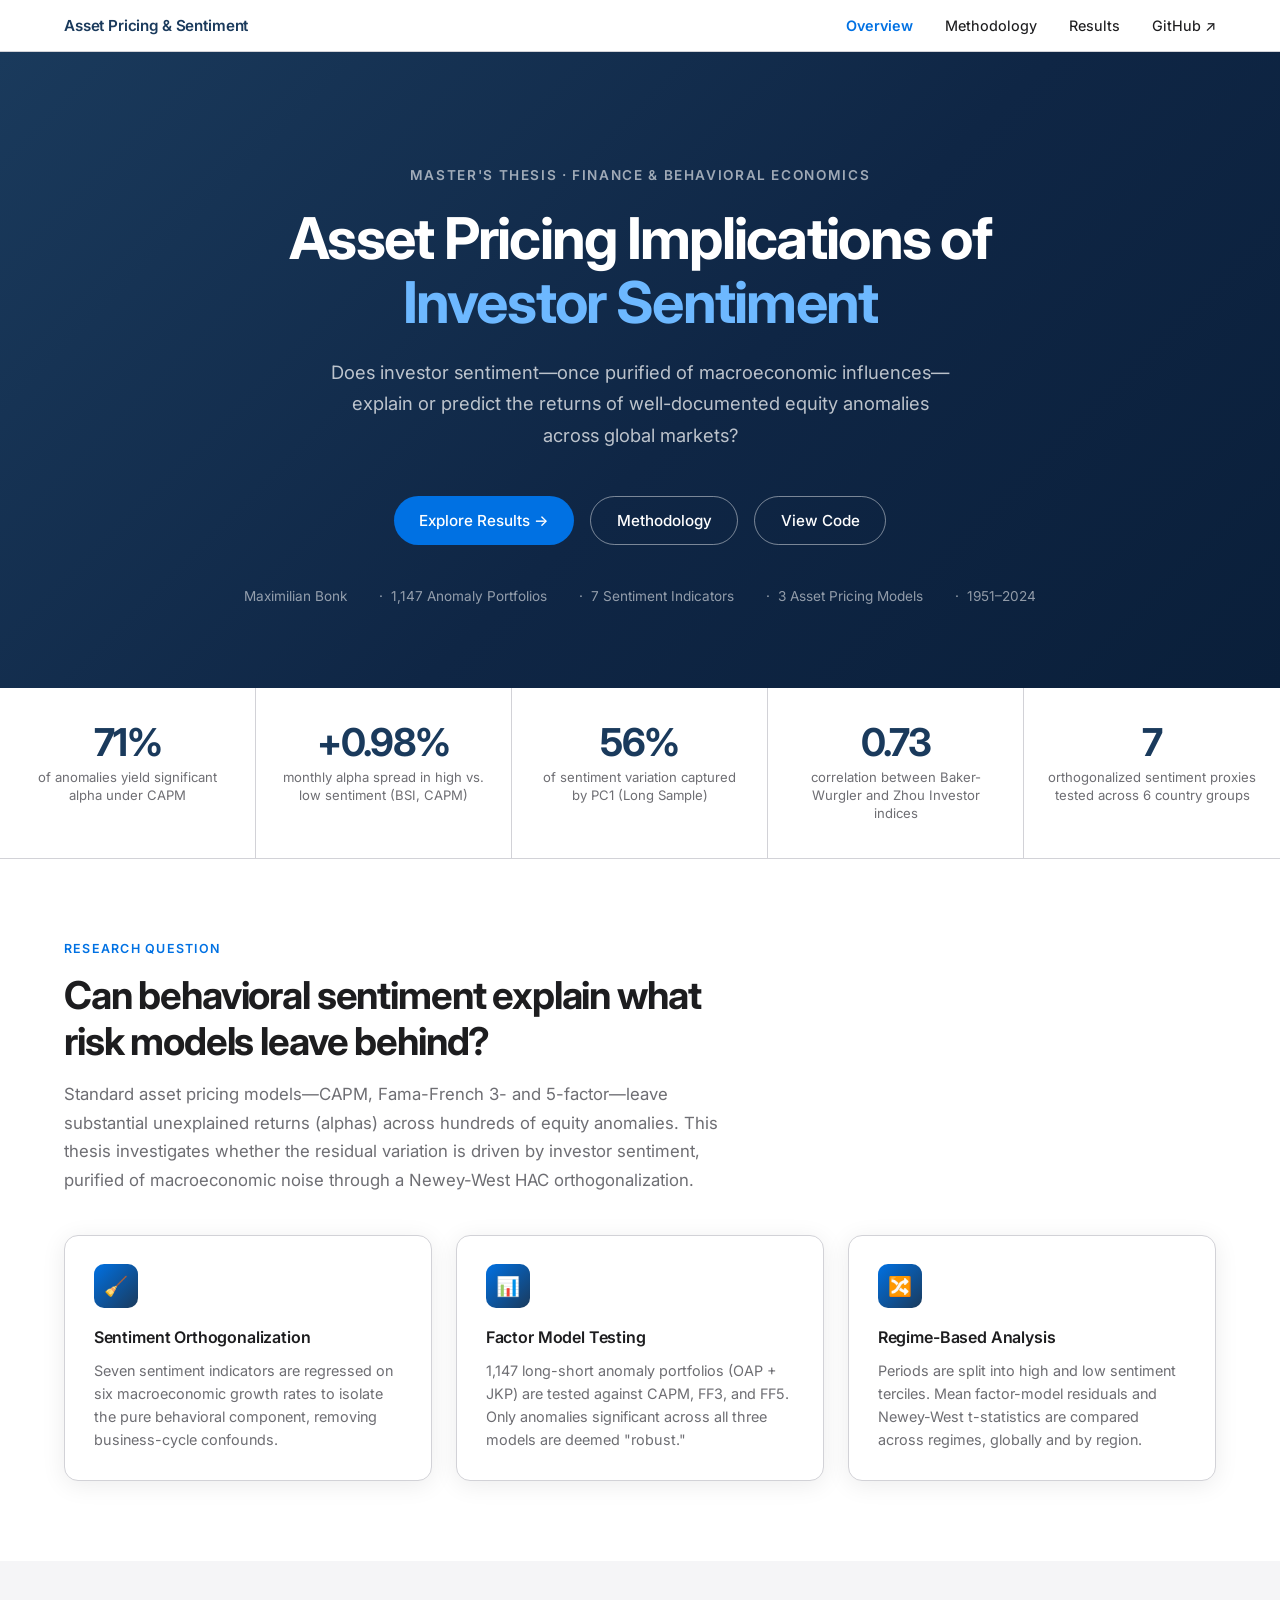
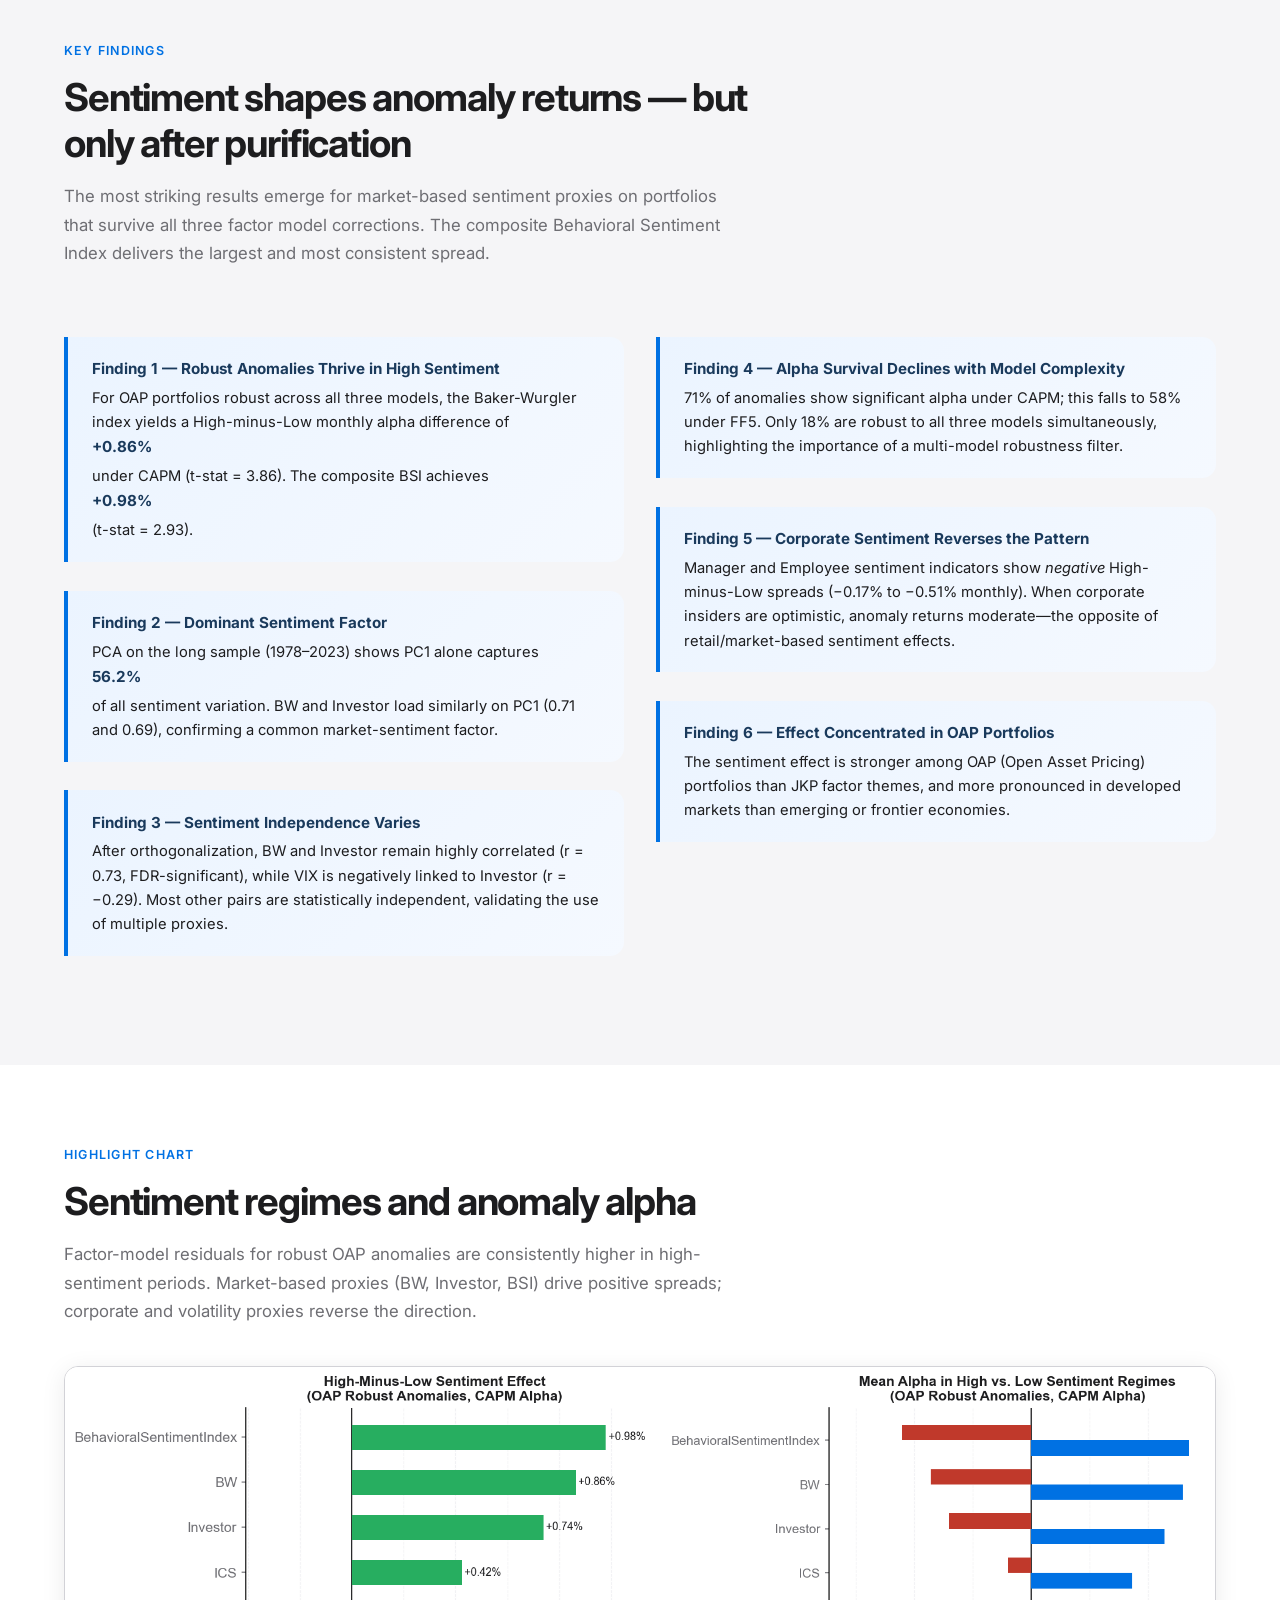
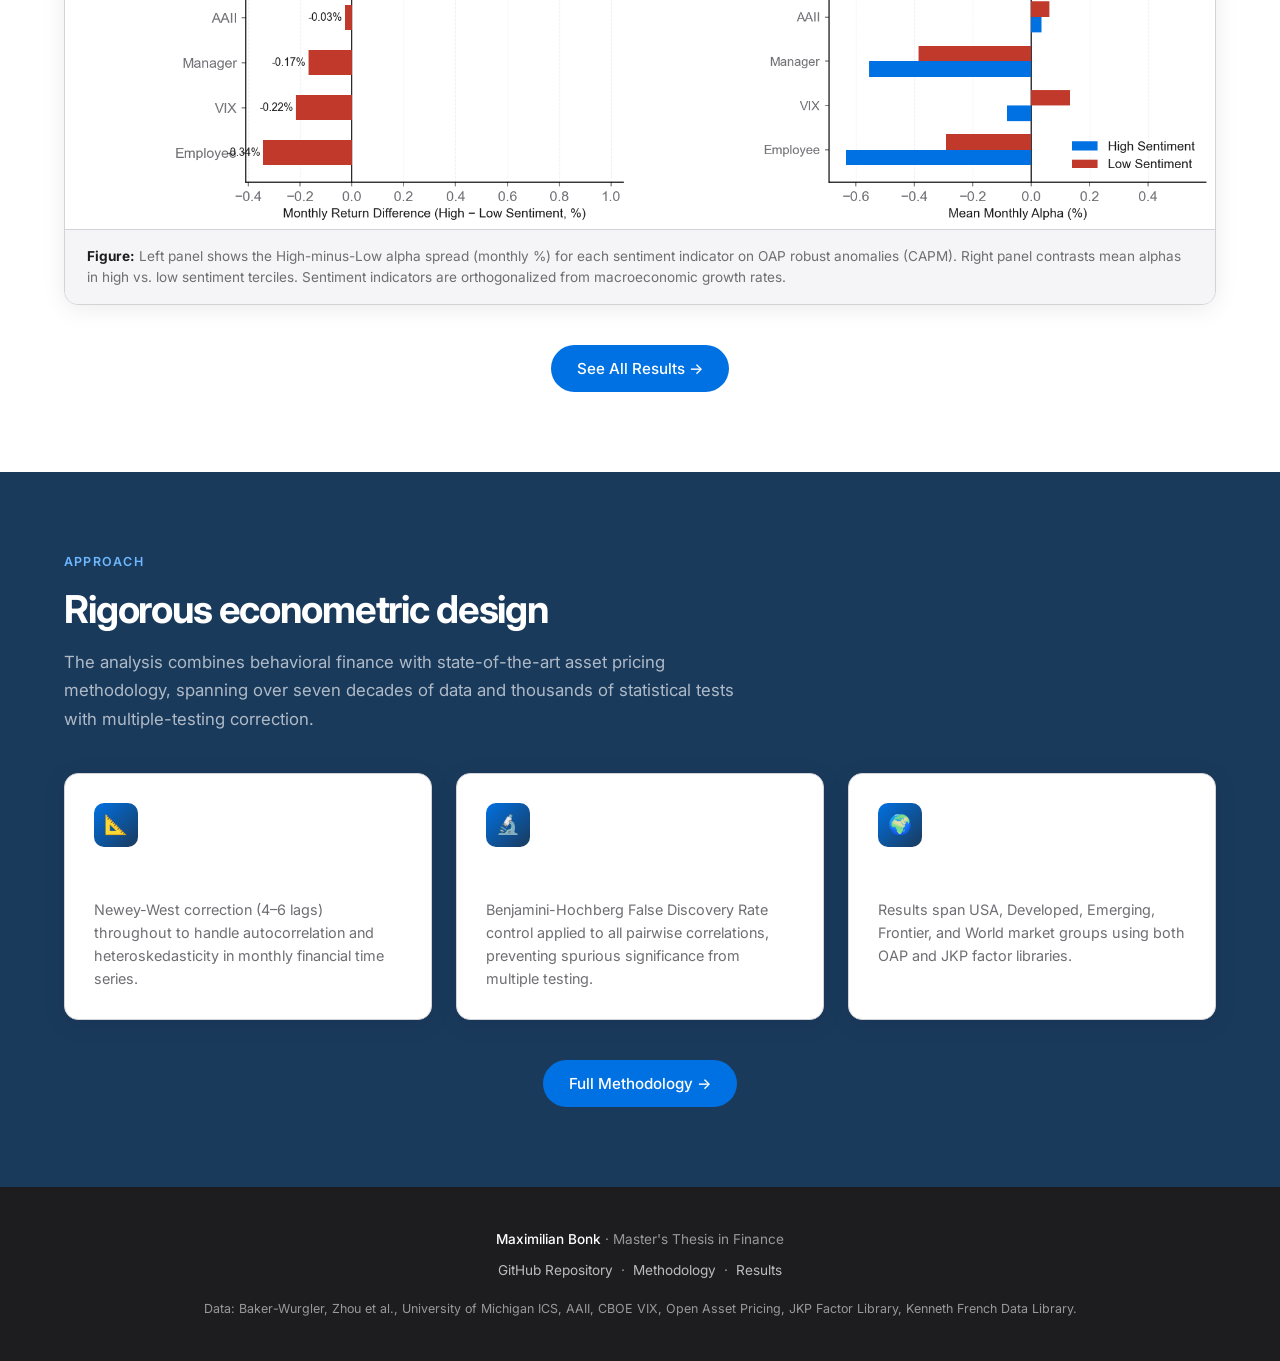
<file: index.html>
<!DOCTYPE html>
<html lang="en">
<head>
  <meta charset="UTF-8">
  <meta name="viewport" content="width=device-width, initial-scale=1.0">
  <title>Asset Pricing &amp; Investor Sentiment · Maximilian Bonk</title>
  <meta name="description" content="Master's thesis research: Does orthogonalized investor sentiment predict factor portfolio returns?">
  <link rel="preconnect" href="https://fonts.googleapis.com">
  <link rel="preconnect" href="https://fonts.gstatic.com" crossorigin>
  <link href="https://fonts.googleapis.com/css2?family=Inter:wght@400;450;500;600;700&display=swap" rel="stylesheet">
  <link rel="stylesheet" href="assets/style.css">
  <style>body { font-family: "Inter", -apple-system, BlinkMacSystemFont, sans-serif; }</style>
</head>
<body>

<!-- ── Navigation ─────────────────────────────────────────────────────────── -->
<nav>
  <span class="nav-brand">Asset Pricing &amp; Sentiment</span>
  <ul class="nav-links">
    <li><a href="index.html" class="active">Overview</a></li>
    <li><a href="methodology.html">Methodology</a></li>
    <li><a href="results.html">Results</a></li>
    <li><a href="https://github.com/mbonk3/asset-pricing-sentiment-factor-analysis" target="_blank">GitHub ↗</a></li>
  </ul>
</nav>

<!-- ── Hero ───────────────────────────────────────────────────────────────── -->
<section class="hero">
  <p class="hero-eyebrow">Master's Thesis · Finance &amp; Behavioral Economics</p>
  <h1>Asset Pricing Implications of <em>Investor Sentiment</em></h1>
  <p class="hero-sub">
    Does investor sentiment—once purified of macroeconomic influences—explain or predict
    the returns of well-documented equity anomalies across global markets?
  </p>
  <div class="btn-group">
    <a href="results.html" class="btn btn-primary">Explore Results →</a>
    <a href="methodology.html" class="btn btn-outline">Methodology</a>
    <a href="https://github.com/mbonk3/asset-pricing-sentiment-factor-analysis" class="btn btn-outline" target="_blank">View Code</a>
  </div>
  <div class="hero-meta">
    <span>Maximilian Bonk</span>
    <span>1,147 Anomaly Portfolios</span>
    <span>7 Sentiment Indicators</span>
    <span>3 Asset Pricing Models</span>
    <span>1951–2024</span>
  </div>
</section>

<!-- ── Stat Strip ──────────────────────────────────────────────────────────── -->
<div class="stats-strip">
  <div class="stat-card">
    <div class="stat-num">71%</div>
    <div class="stat-label">of anomalies yield significant alpha under CAPM</div>
  </div>
  <div class="stat-card">
    <div class="stat-num">+0.98%</div>
    <div class="stat-label">monthly alpha spread in high vs. low sentiment (BSI, CAPM)</div>
  </div>
  <div class="stat-card">
    <div class="stat-num">56%</div>
    <div class="stat-label">of sentiment variation captured by PC1 (Long Sample)</div>
  </div>
  <div class="stat-card">
    <div class="stat-num">0.73</div>
    <div class="stat-label">correlation between Baker-Wurgler and Zhou Investor indices</div>
  </div>
  <div class="stat-card">
    <div class="stat-num">7</div>
    <div class="stat-label">orthogonalized sentiment proxies tested across 6 country groups</div>
  </div>
</div>

<!-- ── Research Question ───────────────────────────────────────────────────── -->
<section class="section">
  <p class="section-eyebrow">Research Question</p>
  <h2 class="section-title">Can behavioral sentiment explain what risk models leave behind?</h2>
  <p class="section-lead">
    Standard asset pricing models—CAPM, Fama-French 3- and 5-factor—leave substantial
    unexplained returns (alphas) across hundreds of equity anomalies. This thesis investigates
    whether the residual variation is driven by investor sentiment, purified of macroeconomic noise
    through a Newey-West HAC orthogonalization.
  </p>

  <div class="grid-3">
    <div class="card">
      <div class="card-icon">🧹</div>
      <h3>Sentiment Orthogonalization</h3>
      <p>Seven sentiment indicators are regressed on six macroeconomic growth rates to isolate the pure behavioral component, removing business-cycle confounds.</p>
    </div>
    <div class="card">
      <div class="card-icon">📊</div>
      <h3>Factor Model Testing</h3>
      <p>1,147 long-short anomaly portfolios (OAP + JKP) are tested against CAPM, FF3, and FF5. Only anomalies significant across all three models are deemed "robust."</p>
    </div>
    <div class="card">
      <div class="card-icon">🔀</div>
      <h3>Regime-Based Analysis</h3>
      <p>Periods are split into high and low sentiment terciles. Mean factor-model residuals and Newey-West t-statistics are compared across regimes, globally and by region.</p>
    </div>
  </div>
</section>

<!-- ── Key Findings ────────────────────────────────────────────────────────── -->
<section class="section section-alt">
  <p class="section-eyebrow">Key Findings</p>
  <h2 class="section-title">Sentiment shapes anomaly returns — but only after purification</h2>
  <p class="section-lead">
    The most striking results emerge for market-based sentiment proxies on portfolios that survive
    all three factor model corrections. The composite Behavioral Sentiment Index delivers the
    largest and most consistent spread.
  </p>

  <div class="grid-2">
    <div>
      <div class="finding">
        <strong>Finding 1 — Robust Anomalies Thrive in High Sentiment</strong>
        <p>For OAP portfolios robust across all three models, the Baker-Wurgler index yields a
        High-minus-Low monthly alpha difference of <strong>+0.86%</strong> under CAPM
        (t-stat = 3.86). The composite BSI achieves <strong>+0.98%</strong> (t-stat = 2.93).</p>
      </div>
      <div class="finding">
        <strong>Finding 2 — Dominant Sentiment Factor</strong>
        <p>PCA on the long sample (1978–2023) shows PC1 alone captures <strong>56.2%</strong>
        of all sentiment variation. BW and Investor load similarly on PC1 (0.71 and 0.69),
        confirming a common market-sentiment factor.</p>
      </div>
      <div class="finding">
        <strong>Finding 3 — Sentiment Independence Varies</strong>
        <p>After orthogonalization, BW and Investor remain highly correlated (r = 0.73, FDR-significant),
        while VIX is negatively linked to Investor (r = −0.29). Most other pairs are statistically
        independent, validating the use of multiple proxies.</p>
      </div>
    </div>
    <div>
      <div class="finding">
        <strong>Finding 4 — Alpha Survival Declines with Model Complexity</strong>
        <p>71% of anomalies show significant alpha under CAPM; this falls to 58% under FF5.
        Only 18% are robust to all three models simultaneously, highlighting the importance
        of a multi-model robustness filter.</p>
      </div>
      <div class="finding">
        <strong>Finding 5 — Corporate Sentiment Reverses the Pattern</strong>
        <p>Manager and Employee sentiment indicators show <em>negative</em> High-minus-Low
        spreads (−0.17% to −0.51% monthly). When corporate insiders are optimistic, anomaly
        returns moderate—the opposite of retail/market-based sentiment effects.</p>
      </div>
      <div class="finding">
        <strong>Finding 6 — Effect Concentrated in OAP Portfolios</strong>
        <p>The sentiment effect is stronger among OAP (Open Asset Pricing) portfolios
        than JKP factor themes, and more pronounced in developed markets than emerging
        or frontier economies.</p>
      </div>
    </div>
  </div>
</section>

<!-- ── Preview Figure ──────────────────────────────────────────────────────── -->
<section class="section">
  <p class="section-eyebrow">Highlight Chart</p>
  <h2 class="section-title">Sentiment regimes and anomaly alpha</h2>
  <p class="section-lead">
    Factor-model residuals for robust OAP anomalies are consistently higher in high-sentiment
    periods. Market-based proxies (BW, Investor, BSI) drive positive spreads;
    corporate and volatility proxies reverse the direction.
  </p>
  <div class="fig-block">
    <img src="results/figures/sentiment_conditional.png"
         alt="High vs Low sentiment regime returns for robust OAP anomalies">
    <div class="fig-caption">
      <strong>Figure:</strong> Left panel shows the High-minus-Low alpha spread (monthly %) for each
      sentiment indicator on OAP robust anomalies (CAPM). Right panel contrasts mean alphas in high
      vs. low sentiment terciles. Sentiment indicators are orthogonalized from macroeconomic growth rates.
    </div>
  </div>

  <div style="text-align:center; margin-top: 2rem;">
    <a href="results.html" class="btn btn-primary">See All Results →</a>
  </div>
</section>

<!-- ── Data & Methodology Preview ─────────────────────────────────────────── -->
<section class="section section-dark">
  <p class="section-eyebrow">Approach</p>
  <h2 class="section-title" style="color:#fff">Rigorous econometric design</h2>
  <p class="section-lead">
    The analysis combines behavioral finance with state-of-the-art asset pricing methodology,
    spanning over seven decades of data and thousands of statistical tests with multiple-testing correction.
  </p>
  <div class="grid-3">
    <div class="card">
      <div class="card-icon">📐</div>
      <h3>HAC Standard Errors</h3>
      <p>Newey-West correction (4–6 lags) throughout to handle autocorrelation and heteroskedasticity in monthly financial time series.</p>
    </div>
    <div class="card">
      <div class="card-icon">🔬</div>
      <h3>FDR Correction</h3>
      <p>Benjamini-Hochberg False Discovery Rate control applied to all pairwise correlations, preventing spurious significance from multiple testing.</p>
    </div>
    <div class="card">
      <div class="card-icon">🌍</div>
      <h3>Global Coverage</h3>
      <p>Results span USA, Developed, Emerging, Frontier, and World market groups using both OAP and JKP factor libraries.</p>
    </div>
  </div>
  <div style="text-align:center; margin-top: 2.5rem;">
    <a href="methodology.html" class="btn btn-primary">Full Methodology →</a>
  </div>
</section>

<!-- ── Footer ──────────────────────────────────────────────────────────────── -->
<footer>
  <p><span class="footer-name">Maximilian Bonk</span> · Master's Thesis in Finance</p>
  <p style="margin-top:.4rem">
    <a href="https://github.com/mbonk3/asset-pricing-sentiment-factor-analysis" target="_blank">GitHub Repository</a>
    &nbsp;·&nbsp;
    <a href="methodology.html">Methodology</a>
    &nbsp;·&nbsp;
    <a href="results.html">Results</a>
  </p>
  <p style="margin-top:1rem;font-size:.78rem">
    Data: Baker-Wurgler, Zhou et al., University of Michigan ICS, AAII, CBOE VIX,
    Open Asset Pricing, JKP Factor Library, Kenneth French Data Library.
  </p>
</footer>

</body>
</html>
</file>
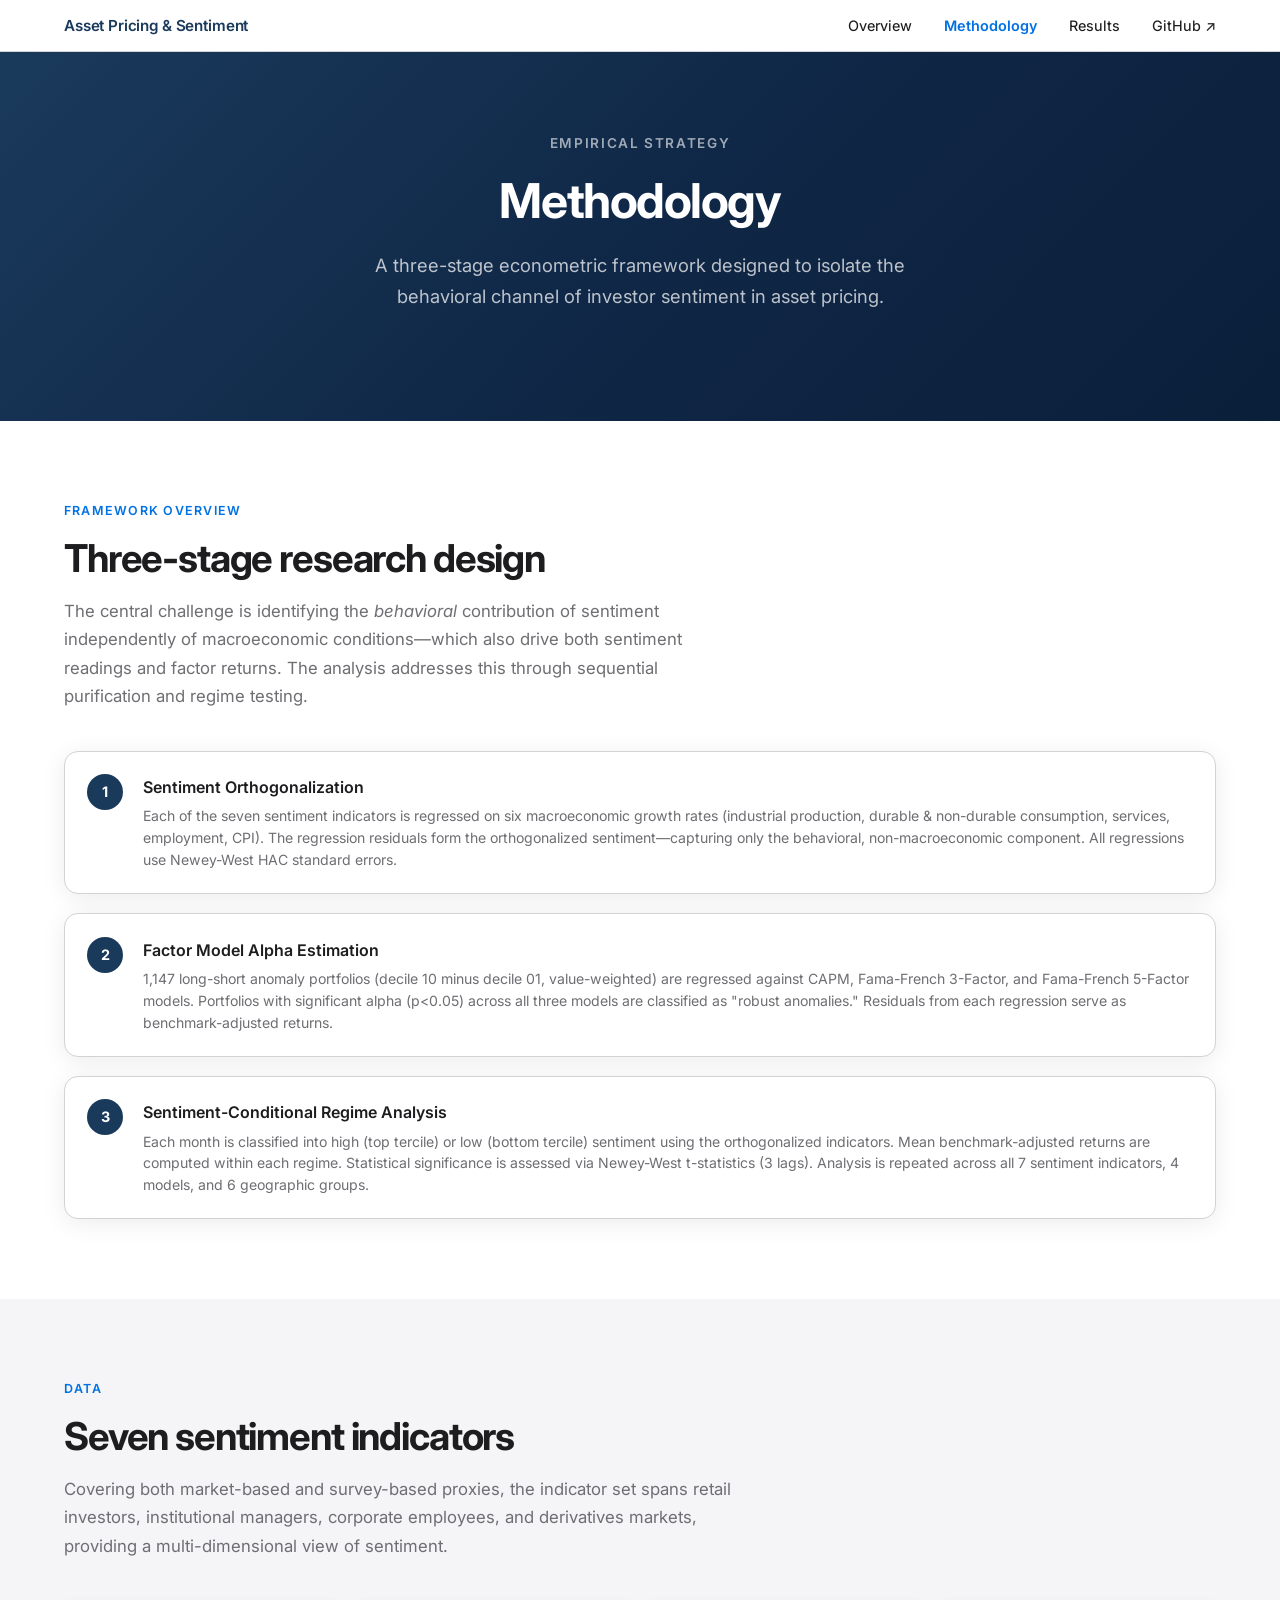
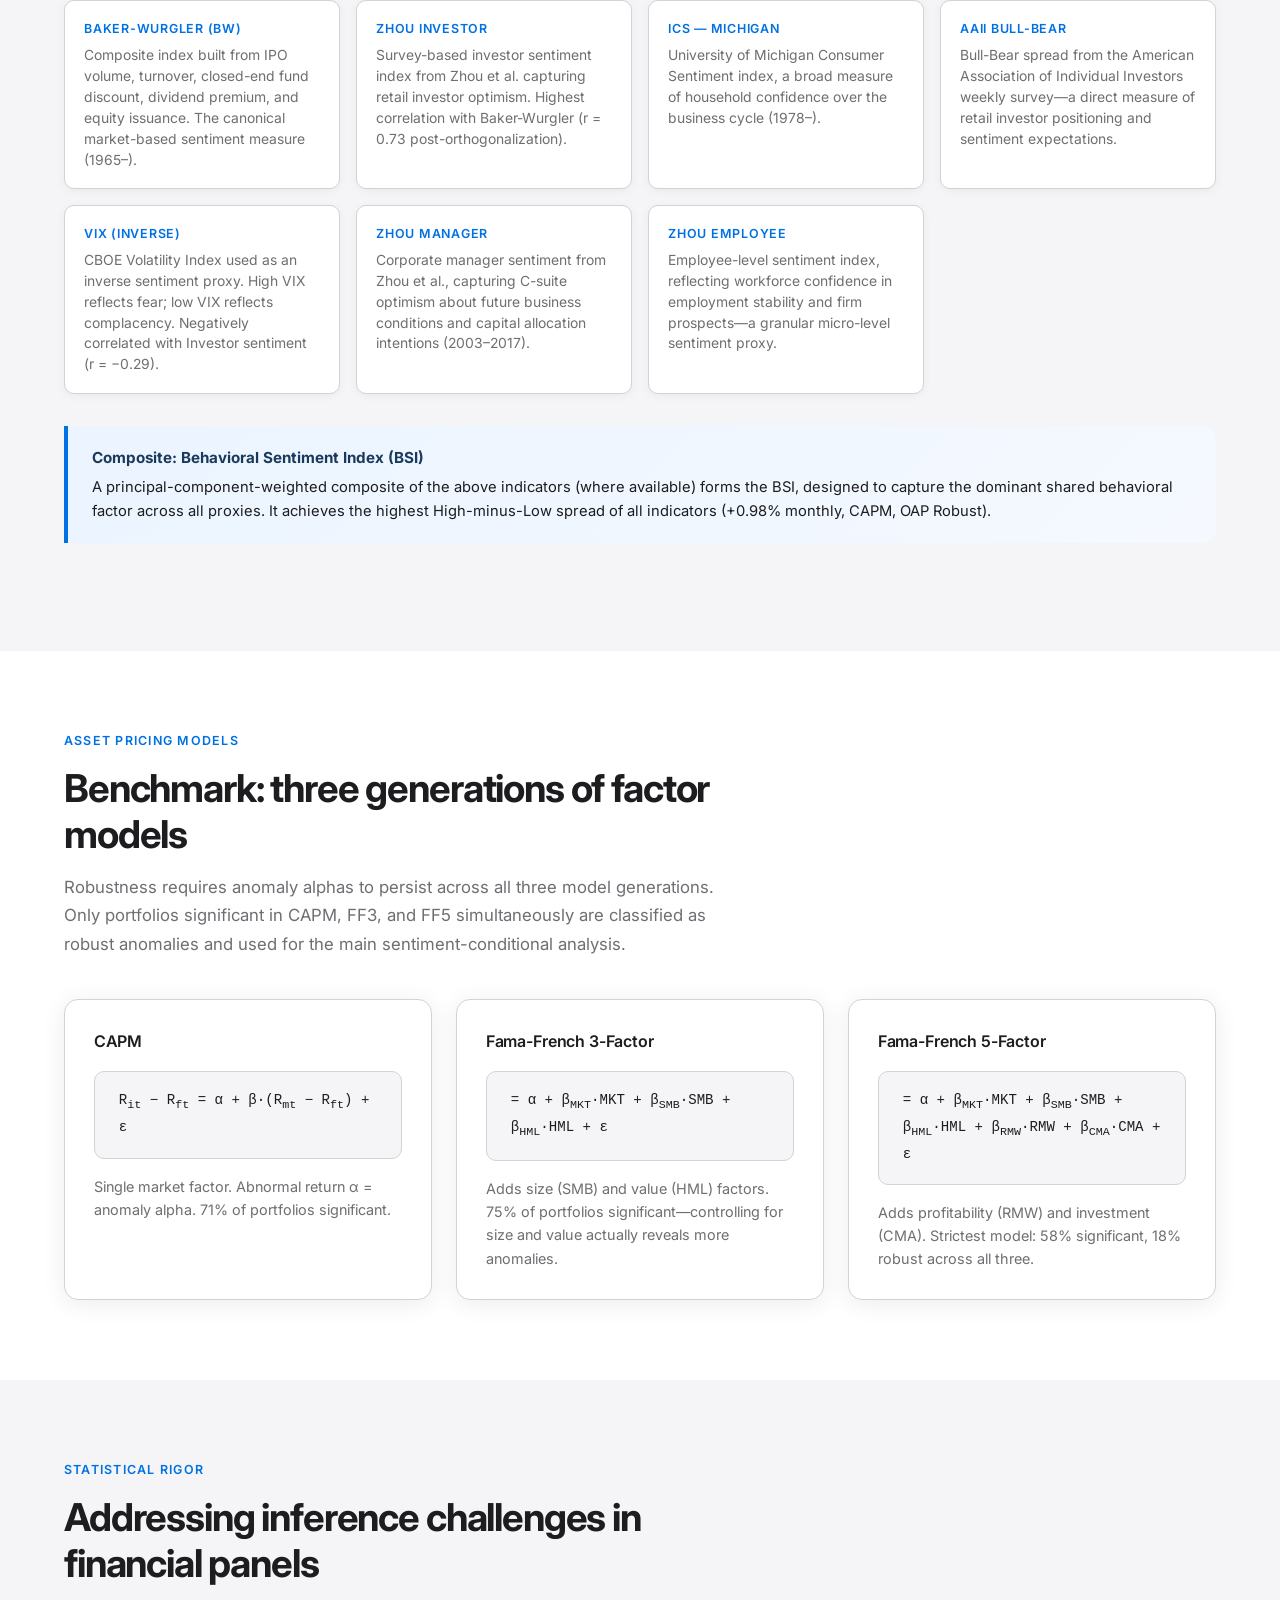
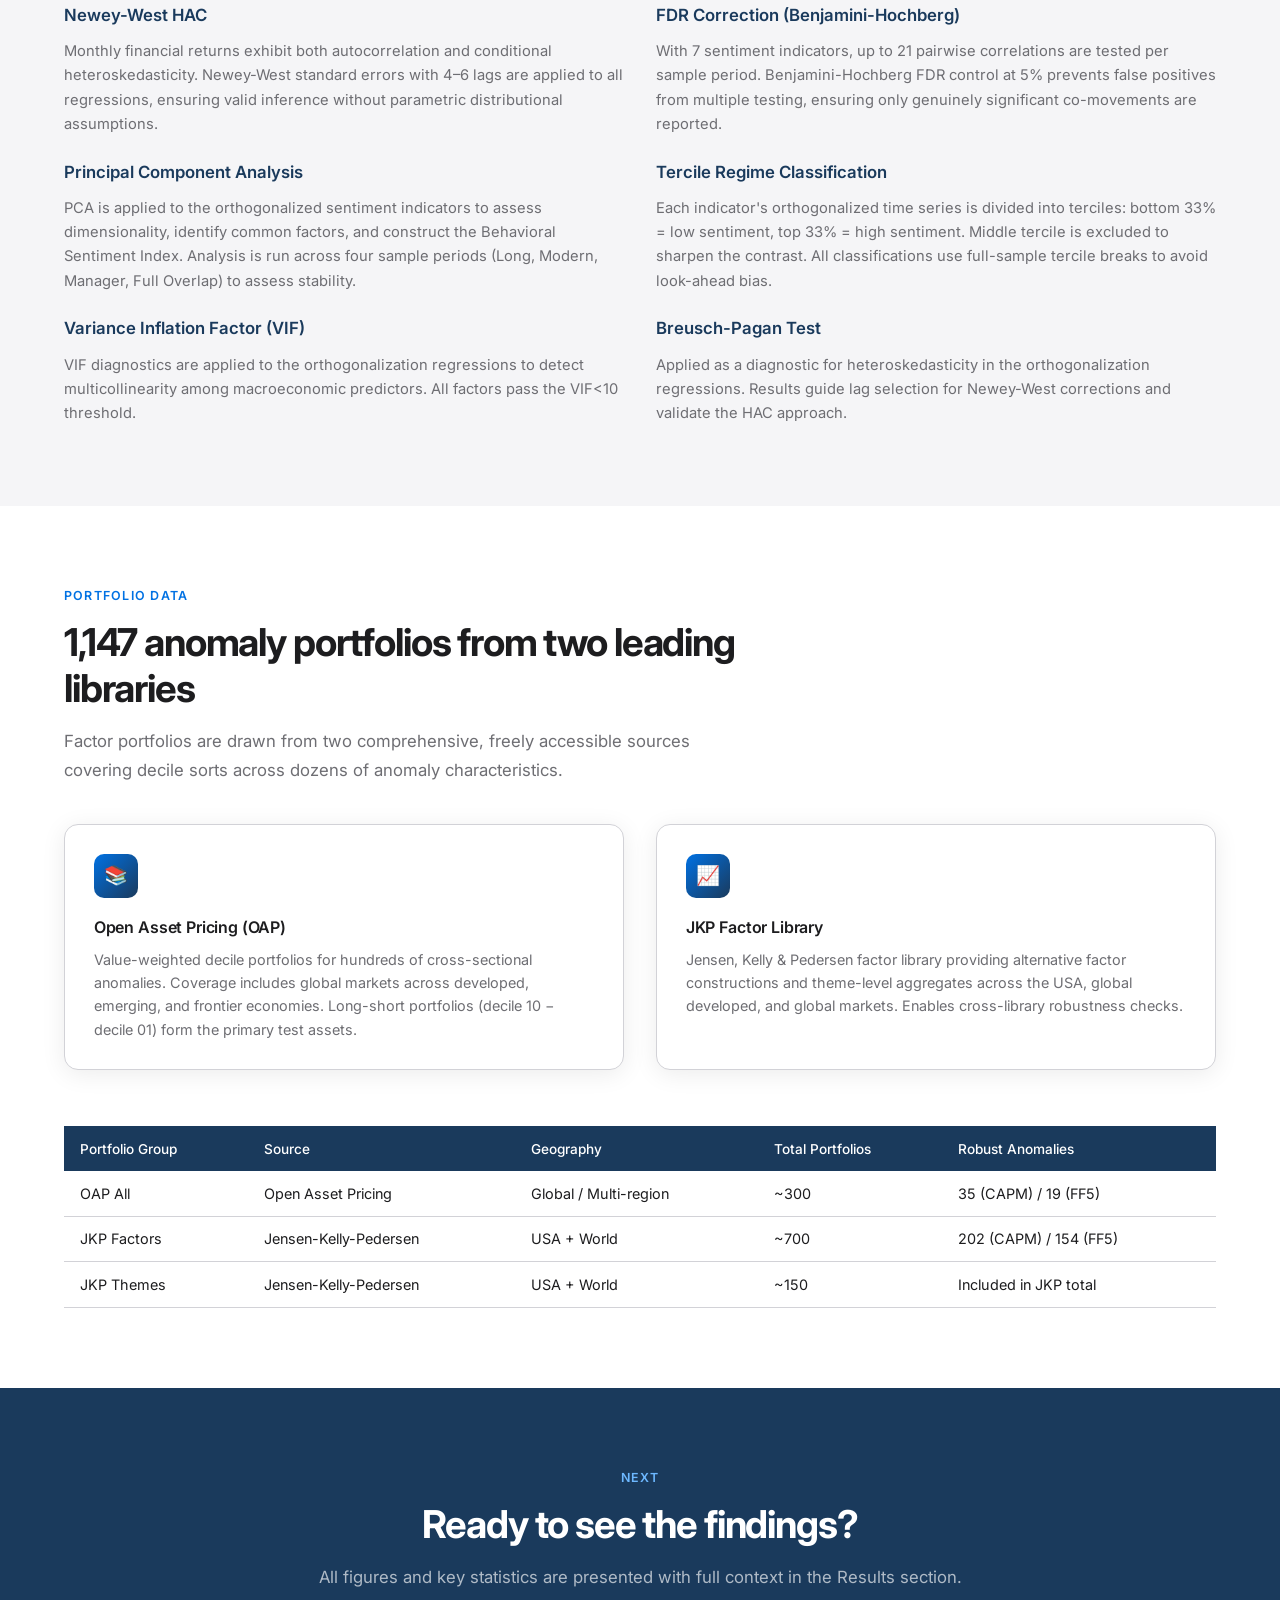
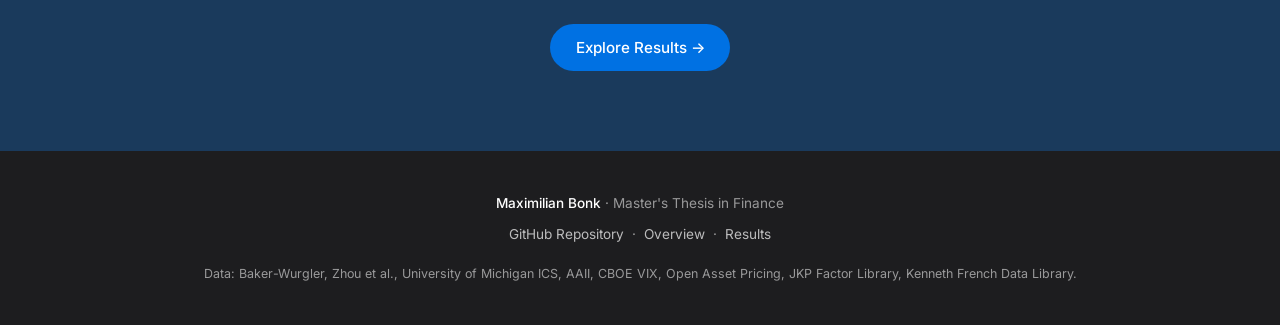
<file: methodology.html>
<!DOCTYPE html>
<html lang="en">
<head>
  <meta charset="UTF-8">
  <meta name="viewport" content="width=device-width, initial-scale=1.0">
  <title>Methodology · Asset Pricing &amp; Investor Sentiment</title>
  <meta name="description" content="Econometric methodology: sentiment orthogonalization, factor model testing, and regime-based analysis.">
  <link rel="preconnect" href="https://fonts.googleapis.com">
  <link rel="preconnect" href="https://fonts.gstatic.com" crossorigin>
  <link href="https://fonts.googleapis.com/css2?family=Inter:wght@400;450;500;600;700&display=swap" rel="stylesheet">
  <link rel="stylesheet" href="assets/style.css">
  <style>body { font-family: "Inter", -apple-system, BlinkMacSystemFont, sans-serif; }</style>
</head>
<body>

<!-- ── Navigation ─────────────────────────────────────────────────────────── -->
<nav>
  <span class="nav-brand">Asset Pricing &amp; Sentiment</span>
  <ul class="nav-links">
    <li><a href="index.html">Overview</a></li>
    <li><a href="methodology.html" class="active">Methodology</a></li>
    <li><a href="results.html">Results</a></li>
    <li><a href="https://github.com/mbonk3/asset-pricing-sentiment-factor-analysis" target="_blank">GitHub ↗</a></li>
  </ul>
</nav>

<!-- ── Page Hero ──────────────────────────────────────────────────────────── -->
<section class="hero" style="padding: 5rem 5% 4rem;">
  <p class="hero-eyebrow">Empirical Strategy</p>
  <h1 style="font-size: clamp(2rem, 4vw, 3rem);">Methodology</h1>
  <p class="hero-sub">
    A three-stage econometric framework designed to isolate the behavioral
    channel of investor sentiment in asset pricing.
  </p>
</section>

<!-- ── Overview ───────────────────────────────────────────────────────────── -->
<section class="section">
  <p class="section-eyebrow">Framework Overview</p>
  <h2 class="section-title">Three-stage research design</h2>
  <p class="section-lead">
    The central challenge is identifying the <em>behavioral</em> contribution of sentiment
    independently of macroeconomic conditions—which also drive both sentiment readings and
    factor returns. The analysis addresses this through sequential purification and regime testing.
  </p>

  <ul class="steps">
    <li class="step">
      <div class="step-num">1</div>
      <div class="step-body">
        <h4>Sentiment Orthogonalization</h4>
        <p>Each of the seven sentiment indicators is regressed on six macroeconomic growth rates
        (industrial production, durable &amp; non-durable consumption, services, employment, CPI).
        The regression residuals form the orthogonalized sentiment—capturing only the behavioral,
        non-macroeconomic component. All regressions use Newey-West HAC standard errors.</p>
      </div>
    </li>
    <li class="step">
      <div class="step-num">2</div>
      <div class="step-body">
        <h4>Factor Model Alpha Estimation</h4>
        <p>1,147 long-short anomaly portfolios (decile 10 minus decile 01, value-weighted)
        are regressed against CAPM, Fama-French 3-Factor, and Fama-French 5-Factor models.
        Portfolios with significant alpha (p&lt;0.05) across all three models are classified as
        "robust anomalies." Residuals from each regression serve as benchmark-adjusted returns.</p>
      </div>
    </li>
    <li class="step">
      <div class="step-num">3</div>
      <div class="step-body">
        <h4>Sentiment-Conditional Regime Analysis</h4>
        <p>Each month is classified into high (top tercile) or low (bottom tercile) sentiment
        using the orthogonalized indicators. Mean benchmark-adjusted returns are computed within
        each regime. Statistical significance is assessed via Newey-West t-statistics (3 lags).
        Analysis is repeated across all 7 sentiment indicators, 4 models, and 6 geographic groups.</p>
      </div>
    </li>
  </ul>
</section>

<!-- ── Sentiment Indicators ───────────────────────────────────────────────── -->
<section class="section section-alt">
  <p class="section-eyebrow">Data</p>
  <h2 class="section-title">Seven sentiment indicators</h2>
  <p class="section-lead">
    Covering both market-based and survey-based proxies, the indicator set spans
    retail investors, institutional managers, corporate employees, and derivatives markets,
    providing a multi-dimensional view of sentiment.
  </p>

  <div class="indicator-grid">
    <div class="indicator-card">
      <div class="ind-label">Baker-Wurgler (BW)</div>
      <p>Composite index built from IPO volume, turnover, closed-end fund discount, dividend premium, and equity issuance. The canonical market-based sentiment measure (1965–).</p>
    </div>
    <div class="indicator-card">
      <div class="ind-label">Zhou Investor</div>
      <p>Survey-based investor sentiment index from Zhou et al. capturing retail investor optimism. Highest correlation with Baker-Wurgler (r = 0.73 post-orthogonalization).</p>
    </div>
    <div class="indicator-card">
      <div class="ind-label">ICS — Michigan</div>
      <p>University of Michigan Consumer Sentiment index, a broad measure of household confidence over the business cycle (1978–).</p>
    </div>
    <div class="indicator-card">
      <div class="ind-label">AAII Bull-Bear</div>
      <p>Bull-Bear spread from the American Association of Individual Investors weekly survey—a direct measure of retail investor positioning and sentiment expectations.</p>
    </div>
    <div class="indicator-card">
      <div class="ind-label">VIX (inverse)</div>
      <p>CBOE Volatility Index used as an inverse sentiment proxy. High VIX reflects fear; low VIX reflects complacency. Negatively correlated with Investor sentiment (r = −0.29).</p>
    </div>
    <div class="indicator-card">
      <div class="ind-label">Zhou Manager</div>
      <p>Corporate manager sentiment from Zhou et al., capturing C-suite optimism about future business conditions and capital allocation intentions (2003–2017).</p>
    </div>
    <div class="indicator-card">
      <div class="ind-label">Zhou Employee</div>
      <p>Employee-level sentiment index, reflecting workforce confidence in employment stability and firm prospects—a granular micro-level sentiment proxy.</p>
    </div>
  </div>

  <div class="finding" style="margin-top:2rem">
    <strong>Composite: Behavioral Sentiment Index (BSI)</strong>
    <p>A principal-component-weighted composite of the above indicators
    (where available) forms the BSI, designed to capture the dominant shared behavioral
    factor across all proxies. It achieves the highest High-minus-Low spread of all indicators
    (+0.98% monthly, CAPM, OAP Robust).</p>
  </div>
</section>

<!-- ── Factor Models ───────────────────────────────────────────────────────── -->
<section class="section">
  <p class="section-eyebrow">Asset Pricing Models</p>
  <h2 class="section-title">Benchmark: three generations of factor models</h2>
  <p class="section-lead">
    Robustness requires anomaly alphas to persist across all three model generations.
    Only portfolios significant in CAPM, FF3, and FF5 simultaneously are
    classified as robust anomalies and used for the main sentiment-conditional analysis.
  </p>

  <div class="grid-3">
    <div class="card">
      <h3>CAPM</h3>
      <div class="eq-box">
        R<sub>it</sub> − R<sub>ft</sub> = α + β·(R<sub>mt</sub> − R<sub>ft</sub>) + ε
      </div>
      <p>Single market factor. Abnormal return α = anomaly alpha. 71% of portfolios significant.</p>
    </div>
    <div class="card">
      <h3>Fama-French 3-Factor</h3>
      <div class="eq-box">
        = α + β<sub>MKT</sub>·MKT + β<sub>SMB</sub>·SMB + β<sub>HML</sub>·HML + ε
      </div>
      <p>Adds size (SMB) and value (HML) factors. 75% of portfolios significant—controlling for size and value actually reveals more anomalies.</p>
    </div>
    <div class="card">
      <h3>Fama-French 5-Factor</h3>
      <div class="eq-box">
        = α + β<sub>MKT</sub>·MKT + β<sub>SMB</sub>·SMB + β<sub>HML</sub>·HML + β<sub>RMW</sub>·RMW + β<sub>CMA</sub>·CMA + ε
      </div>
      <p>Adds profitability (RMW) and investment (CMA). Strictest model: 58% significant, 18% robust across all three.</p>
    </div>
  </div>
</section>

<!-- ── Statistical Techniques ─────────────────────────────────────────────── -->
<section class="section section-alt">
  <p class="section-eyebrow">Statistical Rigor</p>
  <h2 class="section-title">Addressing inference challenges in financial panels</h2>

  <div class="grid-2">
    <div>
      <h3 style="font-size:1.05rem; font-weight:600; margin-bottom:.6rem; color:var(--navy)">Newey-West HAC</h3>
      <p style="font-size:.92rem; color:var(--mid); line-height:1.65; margin-bottom:1.4rem">
        Monthly financial returns exhibit both autocorrelation and conditional heteroskedasticity.
        Newey-West standard errors with 4–6 lags are applied to all regressions, ensuring valid
        inference without parametric distributional assumptions.
      </p>

      <h3 style="font-size:1.05rem; font-weight:600; margin-bottom:.6rem; color:var(--navy)">Principal Component Analysis</h3>
      <p style="font-size:.92rem; color:var(--mid); line-height:1.65; margin-bottom:1.4rem">
        PCA is applied to the orthogonalized sentiment indicators to assess dimensionality,
        identify common factors, and construct the Behavioral Sentiment Index. Analysis is run
        across four sample periods (Long, Modern, Manager, Full Overlap) to assess stability.
      </p>

      <h3 style="font-size:1.05rem; font-weight:600; margin-bottom:.6rem; color:var(--navy)">Variance Inflation Factor (VIF)</h3>
      <p style="font-size:.92rem; color:var(--mid); line-height:1.65">
        VIF diagnostics are applied to the orthogonalization regressions to detect multicollinearity
        among macroeconomic predictors. All factors pass the VIF&lt;10 threshold.
      </p>
    </div>
    <div>
      <h3 style="font-size:1.05rem; font-weight:600; margin-bottom:.6rem; color:var(--navy)">FDR Correction (Benjamini-Hochberg)</h3>
      <p style="font-size:.92rem; color:var(--mid); line-height:1.65; margin-bottom:1.4rem">
        With 7 sentiment indicators, up to 21 pairwise correlations are tested per sample period.
        Benjamini-Hochberg FDR control at 5% prevents false positives from multiple testing,
        ensuring only genuinely significant co-movements are reported.
      </p>

      <h3 style="font-size:1.05rem; font-weight:600; margin-bottom:.6rem; color:var(--navy)">Tercile Regime Classification</h3>
      <p style="font-size:.92rem; color:var(--mid); line-height:1.65; margin-bottom:1.4rem">
        Each indicator's orthogonalized time series is divided into terciles: bottom 33% = low
        sentiment, top 33% = high sentiment. Middle tercile is excluded to sharpen the contrast.
        All classifications use full-sample tercile breaks to avoid look-ahead bias.
      </p>

      <h3 style="font-size:1.05rem; font-weight:600; margin-bottom:.6rem; color:var(--navy)">Breusch-Pagan Test</h3>
      <p style="font-size:.92rem; color:var(--mid); line-height:1.65">
        Applied as a diagnostic for heteroskedasticity in the orthogonalization regressions.
        Results guide lag selection for Newey-West corrections and validate the HAC approach.
      </p>
    </div>
  </div>
</section>

<!-- ── Data Sources ────────────────────────────────────────────────────────── -->
<section class="section">
  <p class="section-eyebrow">Portfolio Data</p>
  <h2 class="section-title">1,147 anomaly portfolios from two leading libraries</h2>
  <p class="section-lead">
    Factor portfolios are drawn from two comprehensive, freely accessible sources covering
    decile sorts across dozens of anomaly characteristics.
  </p>

  <div class="grid-2">
    <div class="card">
      <div class="card-icon">📚</div>
      <h3>Open Asset Pricing (OAP)</h3>
      <p>Value-weighted decile portfolios for hundreds of cross-sectional anomalies. Coverage includes global markets across developed, emerging, and frontier economies.
      Long-short portfolios (decile 10 − decile 01) form the primary test assets.</p>
    </div>
    <div class="card">
      <div class="card-icon">📈</div>
      <h3>JKP Factor Library</h3>
      <p>Jensen, Kelly &amp; Pedersen factor library providing alternative factor constructions
      and theme-level aggregates across the USA, global developed, and global markets.
      Enables cross-library robustness checks.</p>
    </div>
  </div>

  <div class="data-table" style="margin-top:2rem; overflow-x:auto;">
    <table class="data-table">
      <thead>
        <tr>
          <th>Portfolio Group</th>
          <th>Source</th>
          <th>Geography</th>
          <th>Total Portfolios</th>
          <th>Robust Anomalies</th>
        </tr>
      </thead>
      <tbody>
        <tr><td>OAP All</td><td>Open Asset Pricing</td><td>Global / Multi-region</td><td>~300</td><td>35 (CAPM) / 19 (FF5)</td></tr>
        <tr><td>JKP Factors</td><td>Jensen-Kelly-Pedersen</td><td>USA + World</td><td>~700</td><td>202 (CAPM) / 154 (FF5)</td></tr>
        <tr><td>JKP Themes</td><td>Jensen-Kelly-Pedersen</td><td>USA + World</td><td>~150</td><td>Included in JKP total</td></tr>
      </tbody>
    </table>
  </div>
</section>

<!-- ── CTA ────────────────────────────────────────────────────────────────── -->
<section class="section section-dark" style="text-align:center;">
  <p class="section-eyebrow">Next</p>
  <h2 class="section-title" style="color:#fff; max-width:none; margin:0 auto 1rem;">Ready to see the findings?</h2>
  <p class="section-lead" style="margin:0 auto 2rem">
    All figures and key statistics are presented with full context in the Results section.
  </p>
  <a href="results.html" class="btn btn-primary">Explore Results →</a>
</section>

<!-- ── Footer ──────────────────────────────────────────────────────────────── -->
<footer>
  <p><span class="footer-name">Maximilian Bonk</span> · Master's Thesis in Finance</p>
  <p style="margin-top:.4rem">
    <a href="https://github.com/mbonk3/asset-pricing-sentiment-factor-analysis" target="_blank">GitHub Repository</a>
    &nbsp;·&nbsp;
    <a href="index.html">Overview</a>
    &nbsp;·&nbsp;
    <a href="results.html">Results</a>
  </p>
  <p style="margin-top:1rem;font-size:.78rem">
    Data: Baker-Wurgler, Zhou et al., University of Michigan ICS, AAII, CBOE VIX,
    Open Asset Pricing, JKP Factor Library, Kenneth French Data Library.
  </p>
</footer>

</body>
</html>
</file>
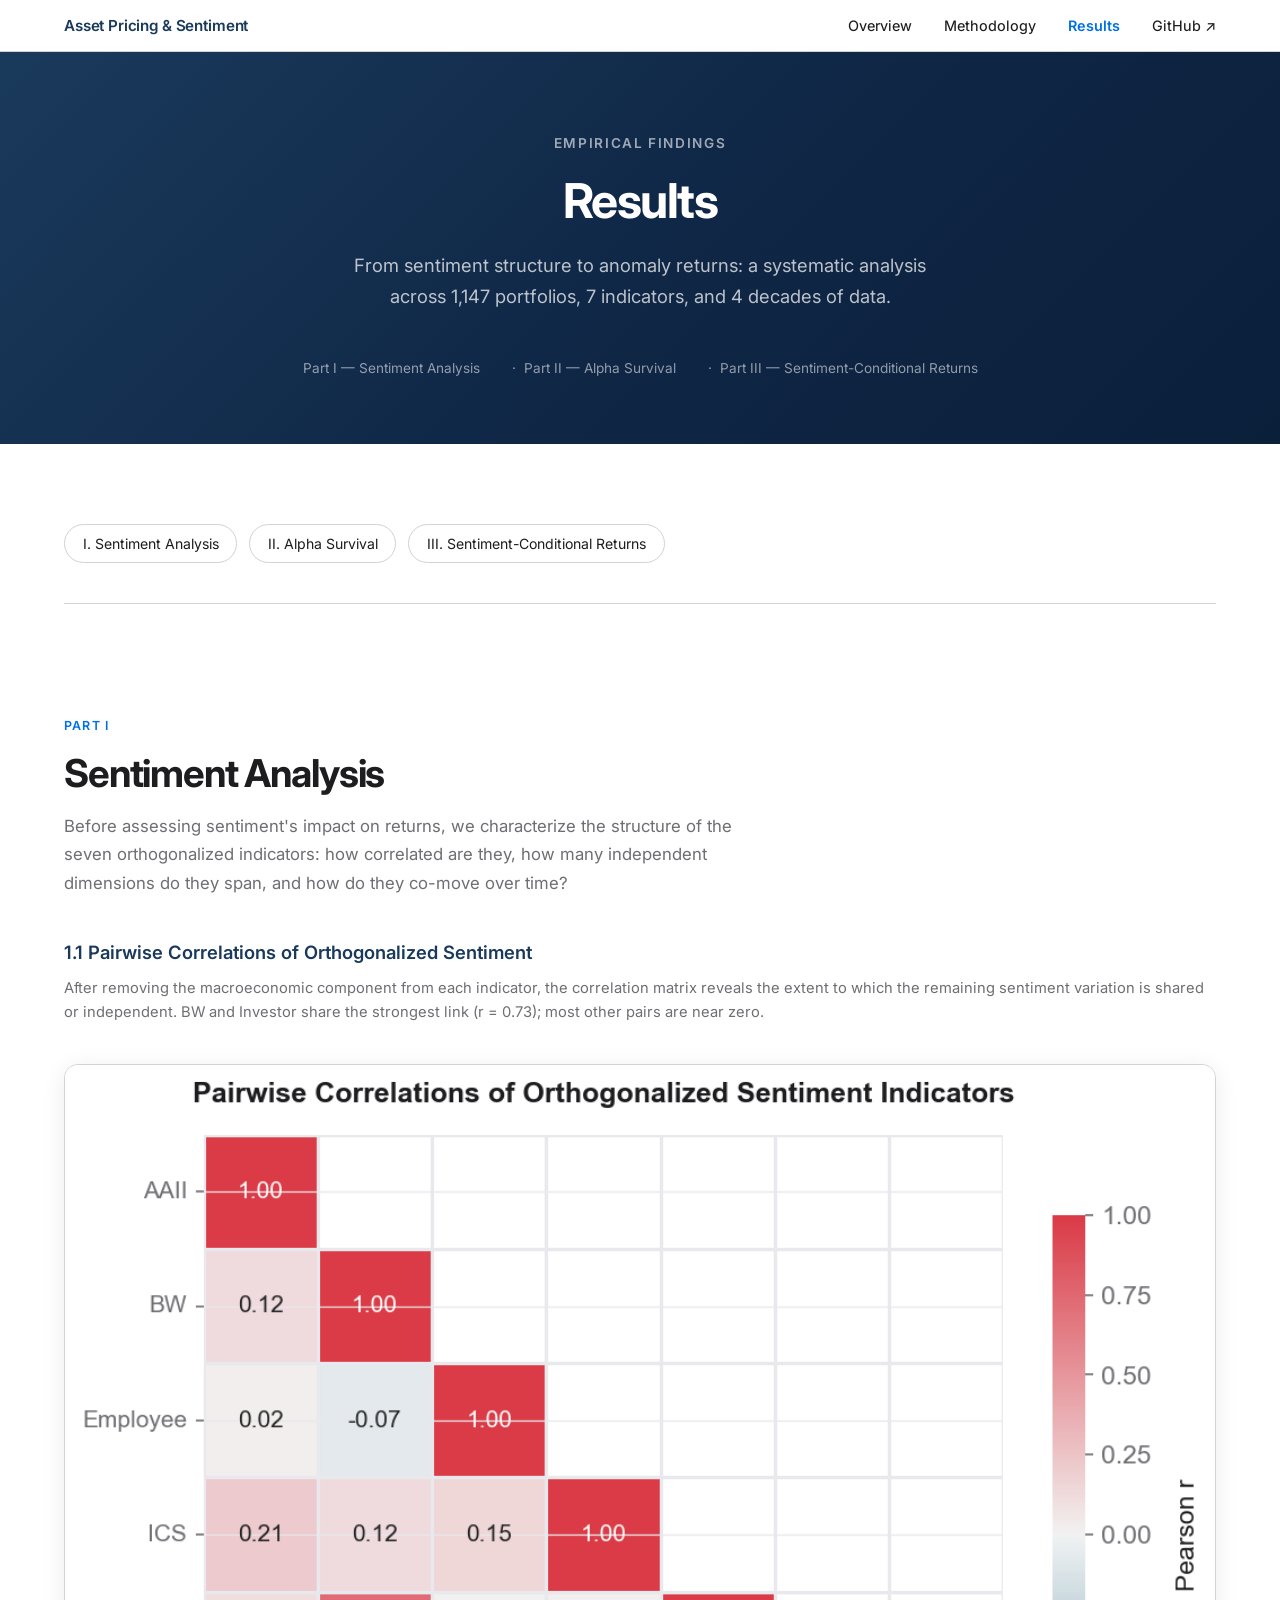
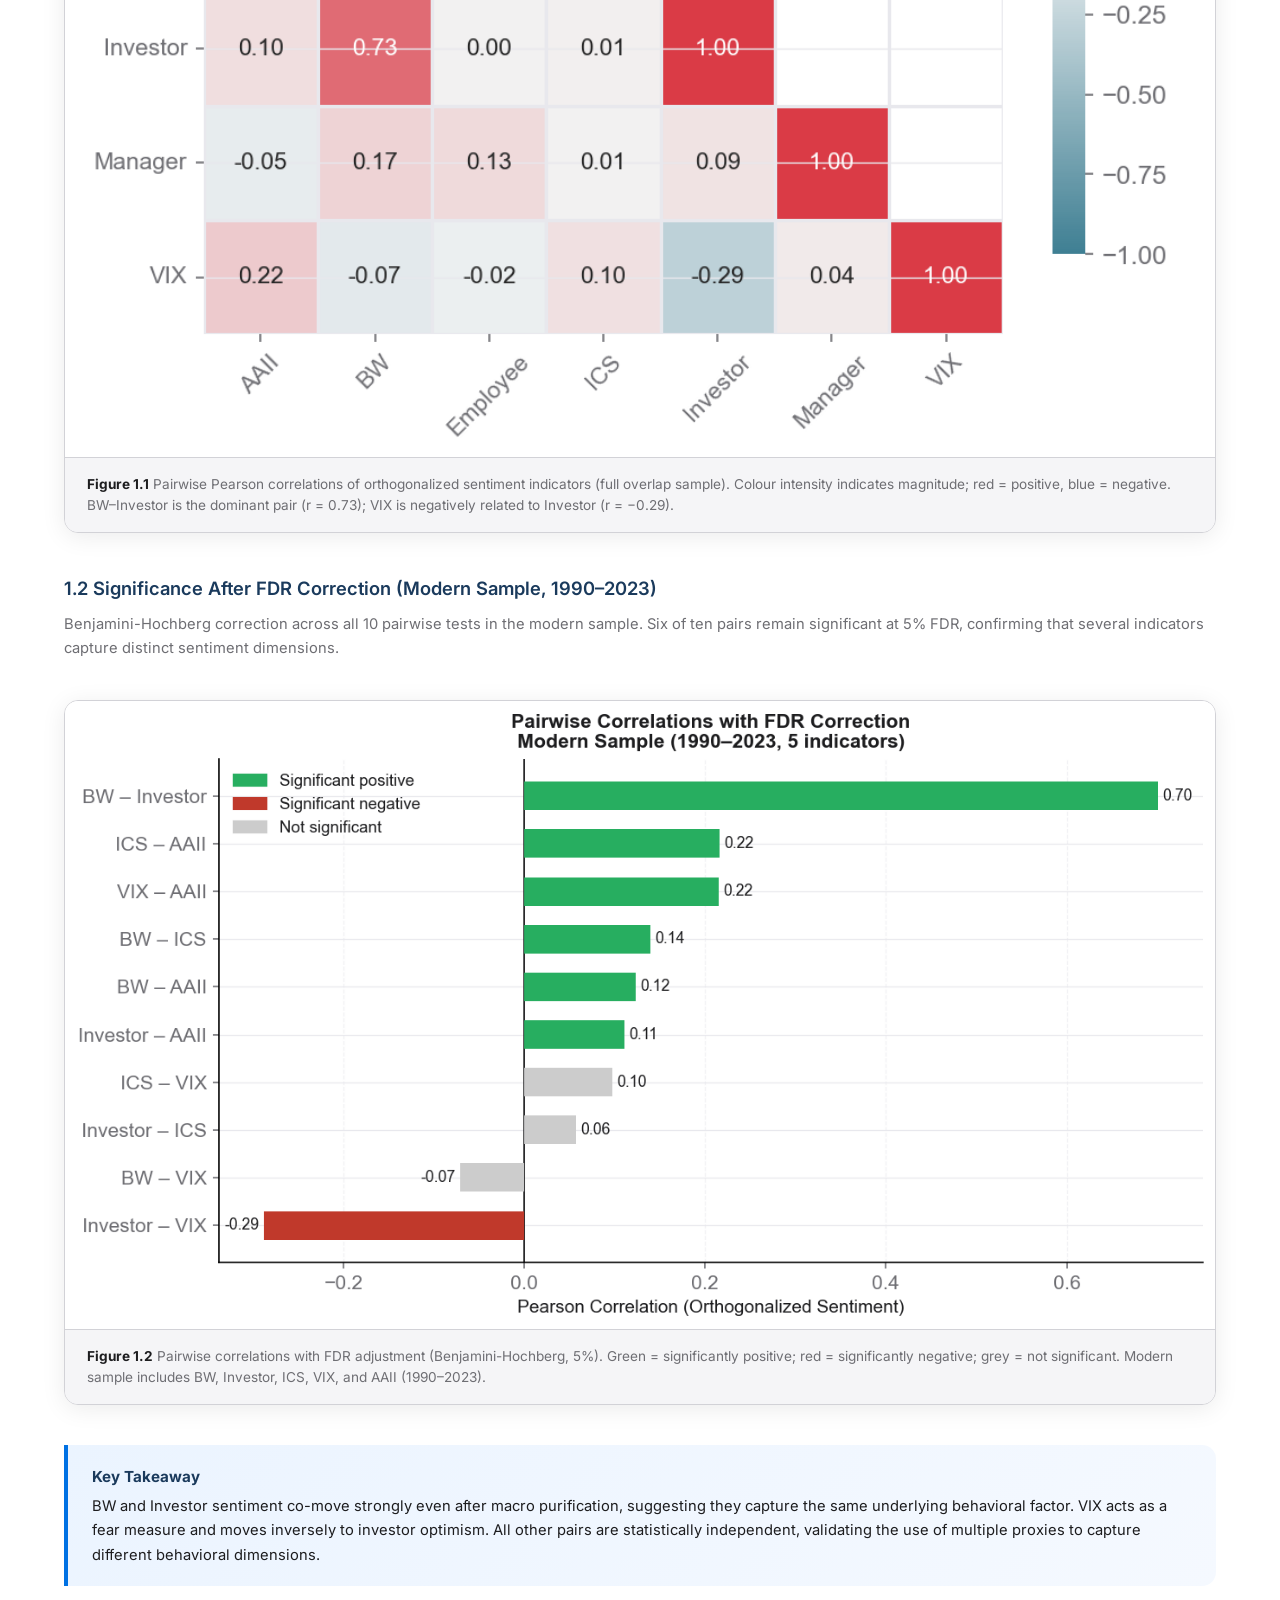
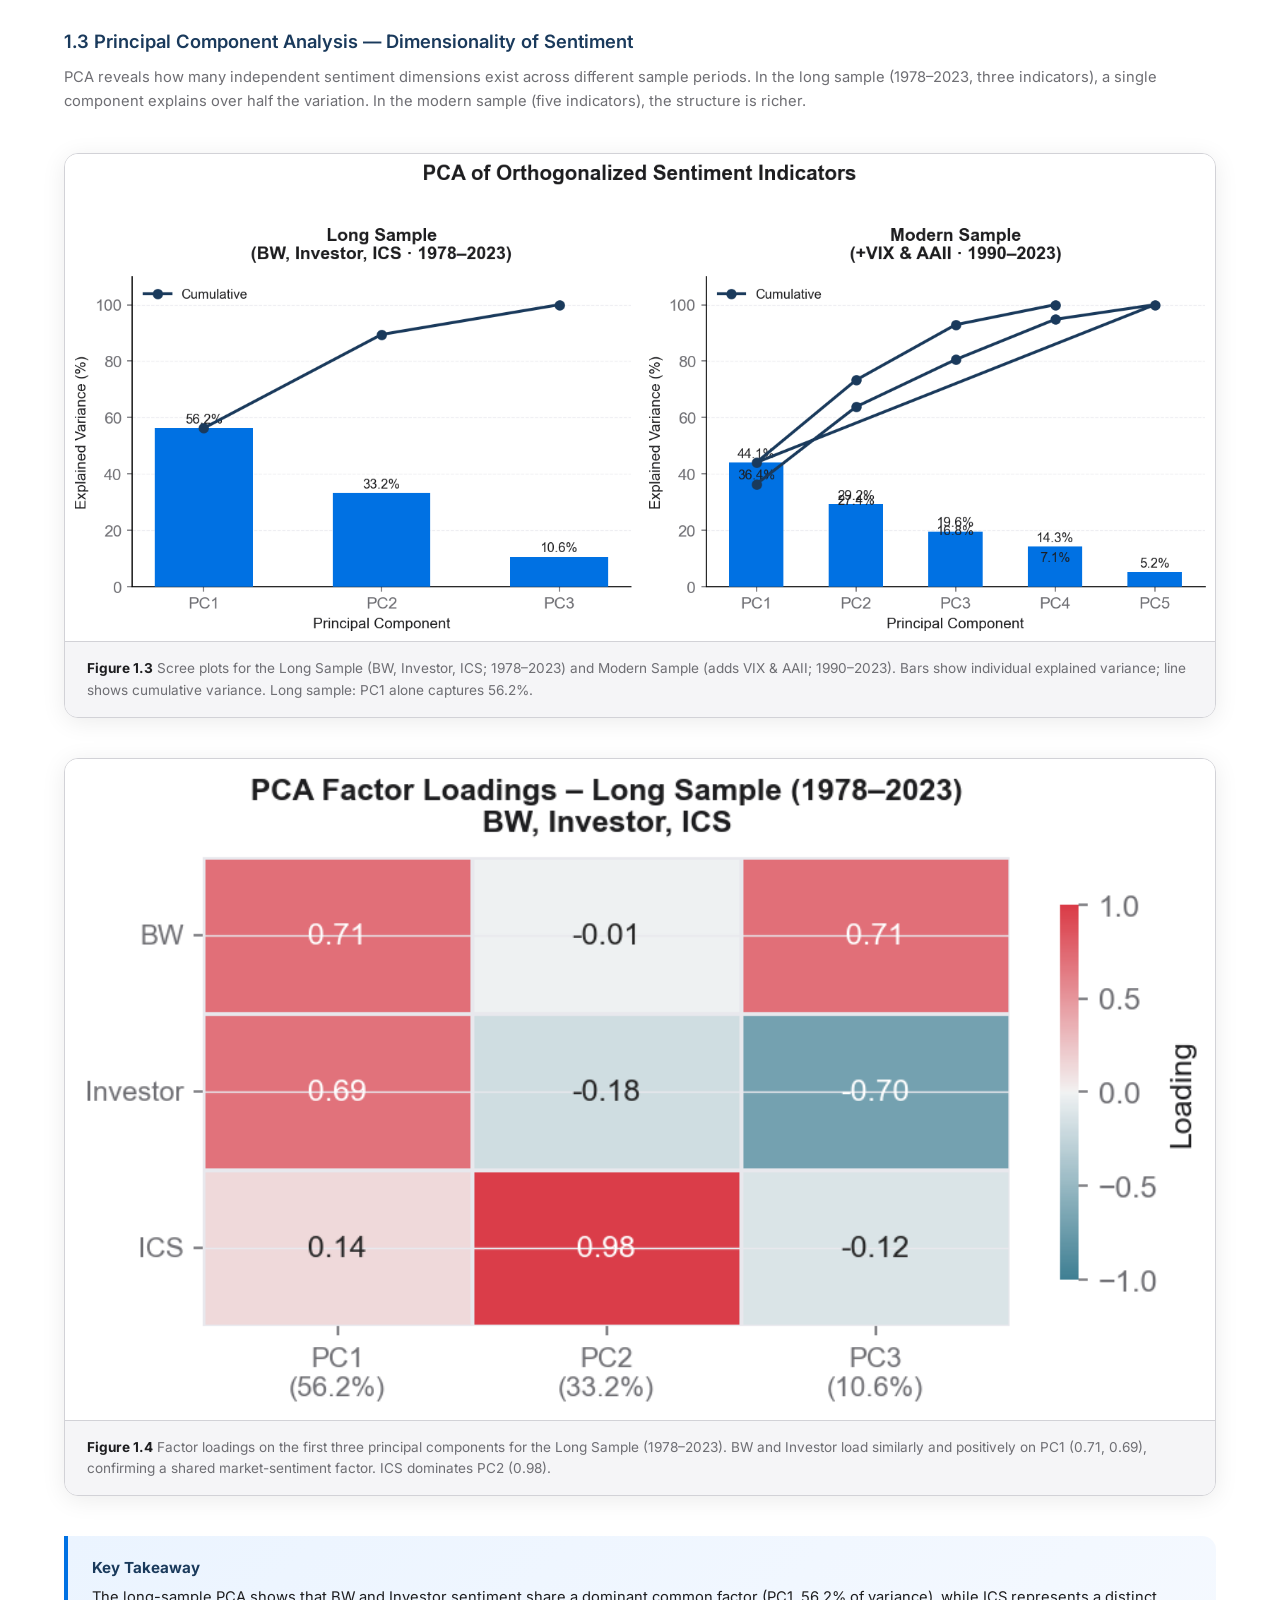
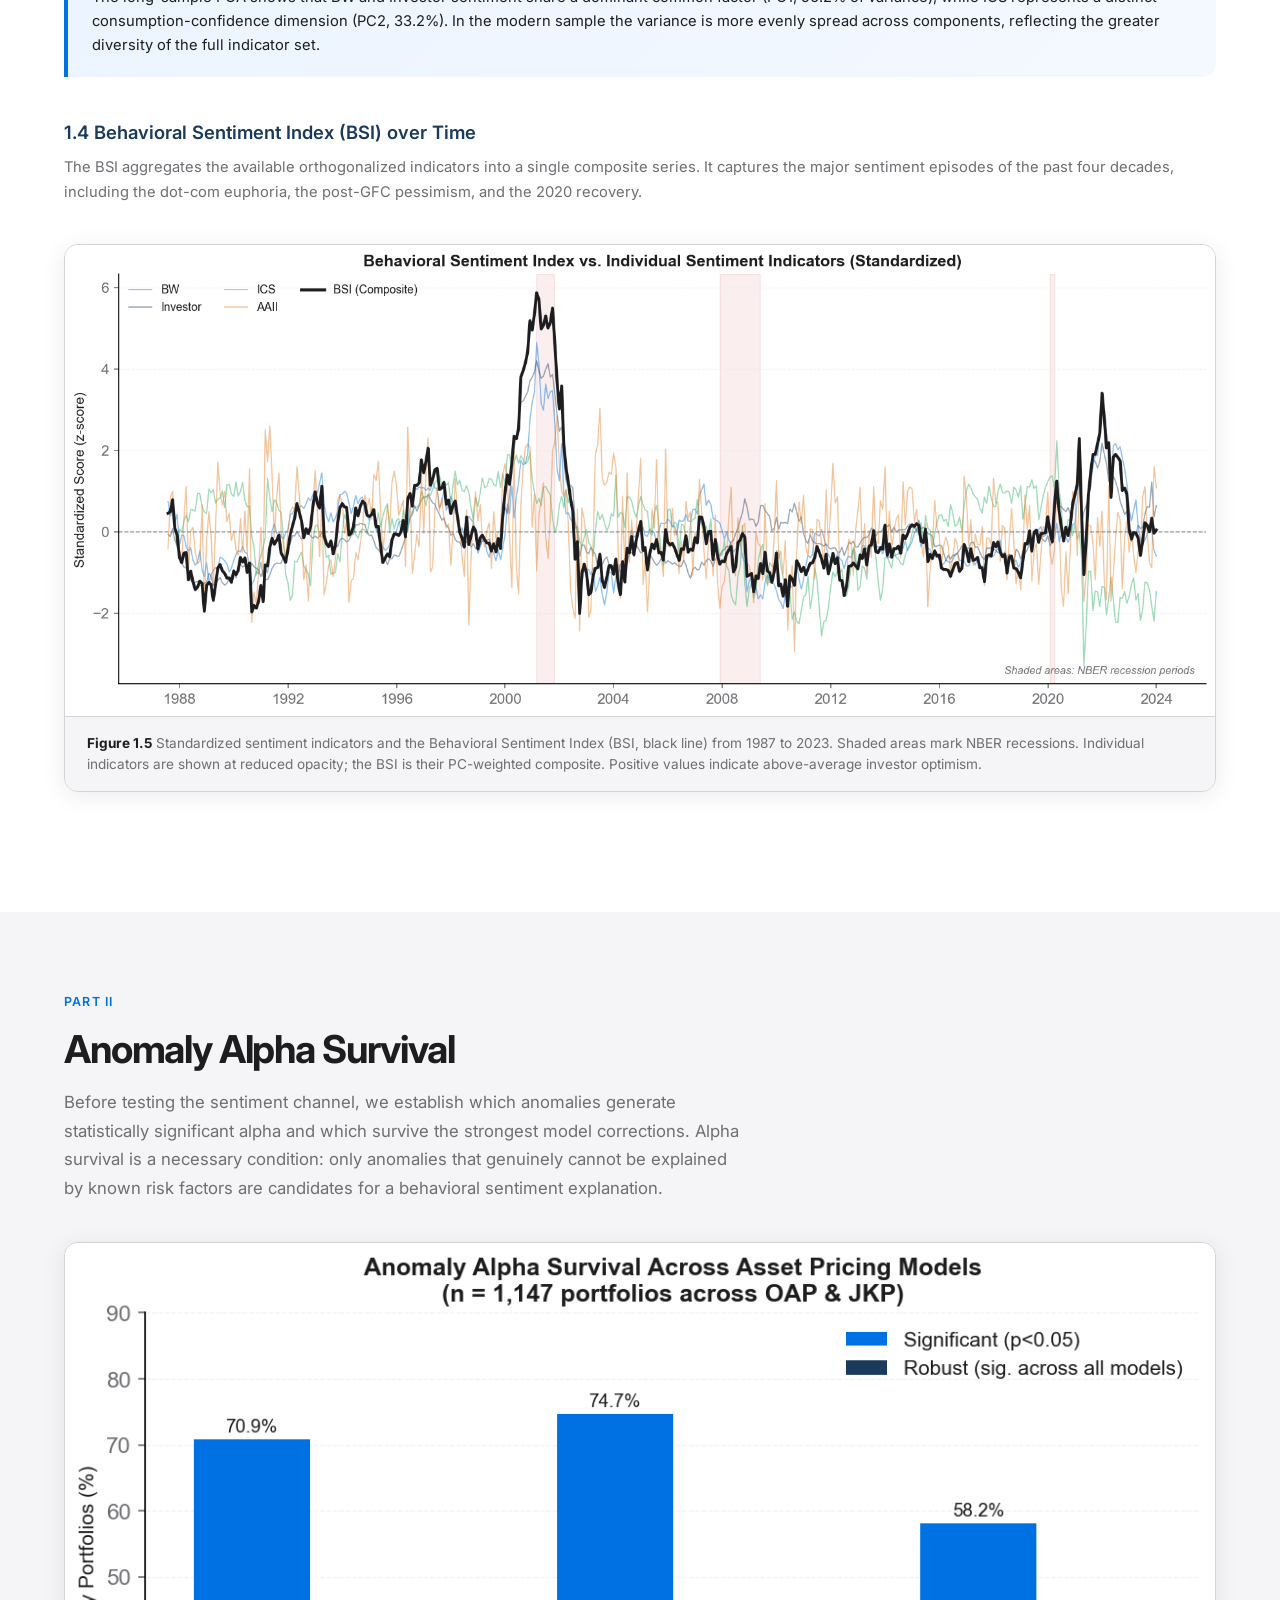
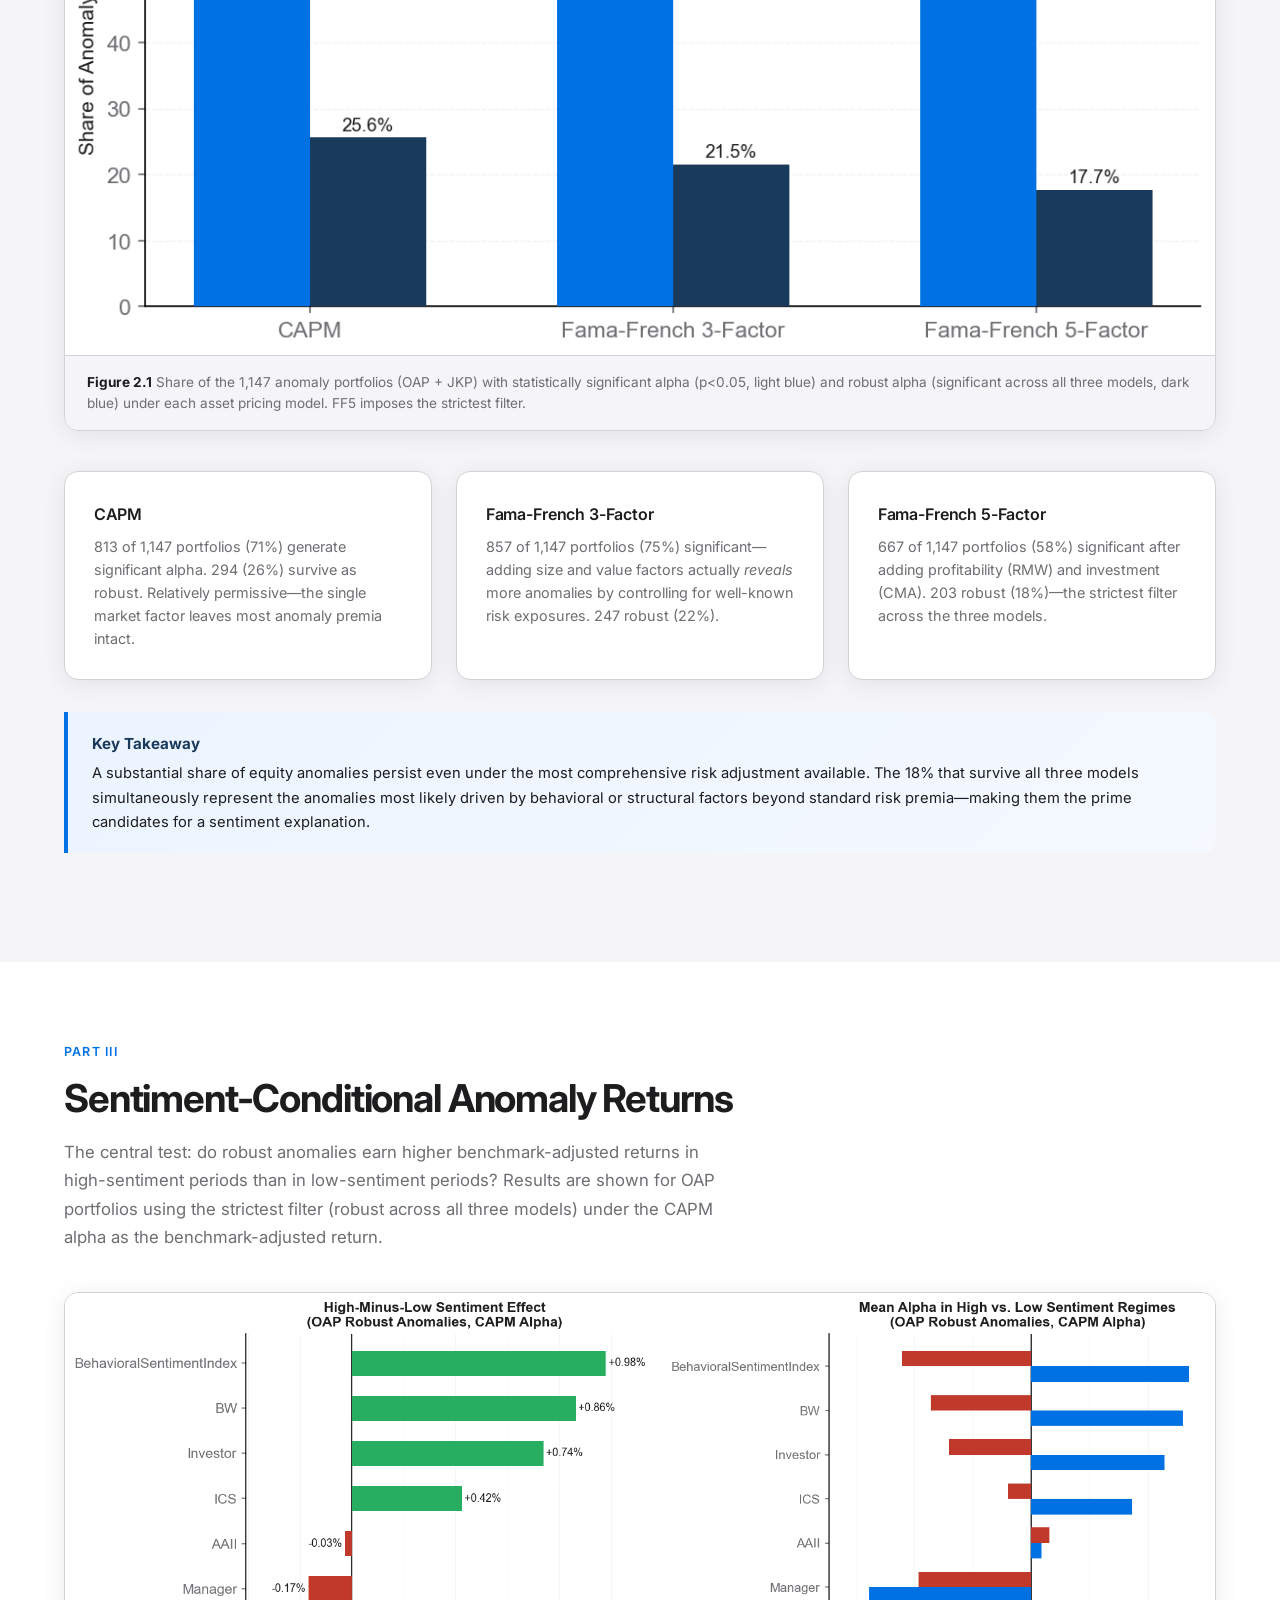
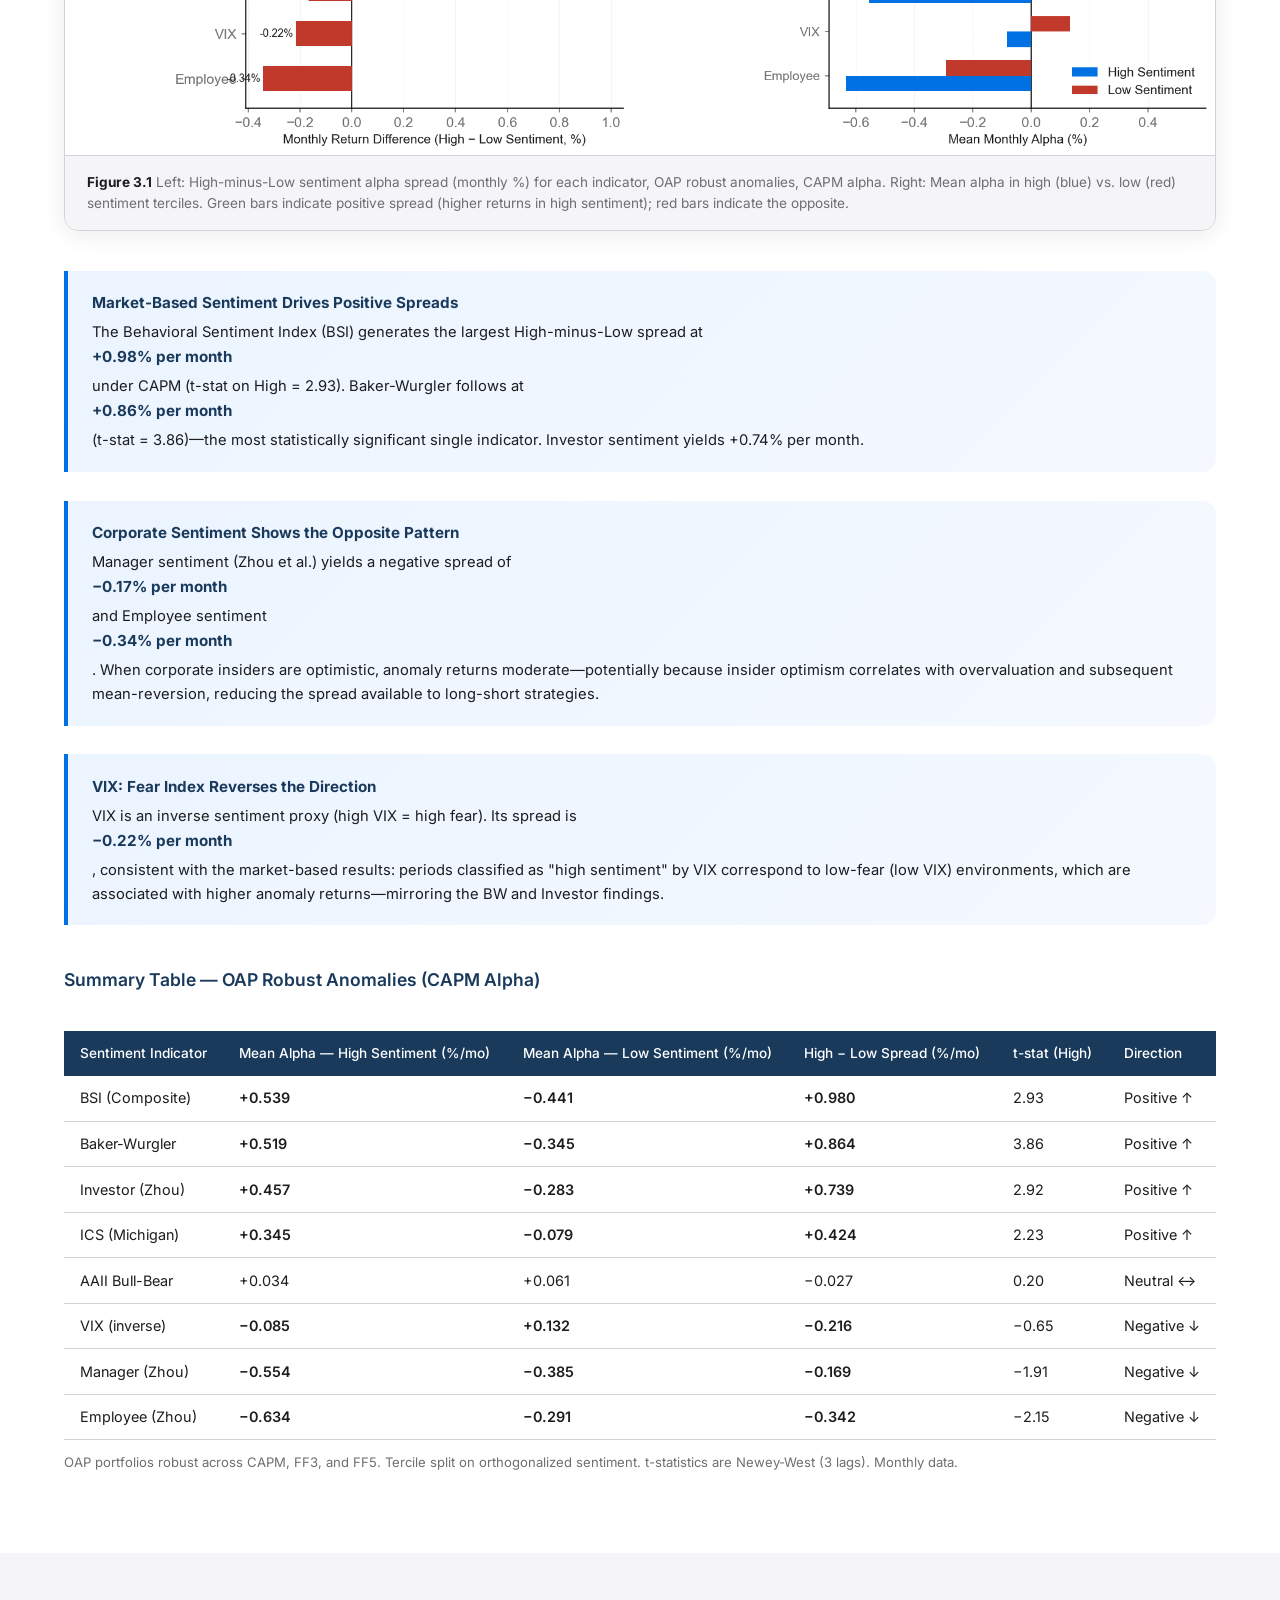
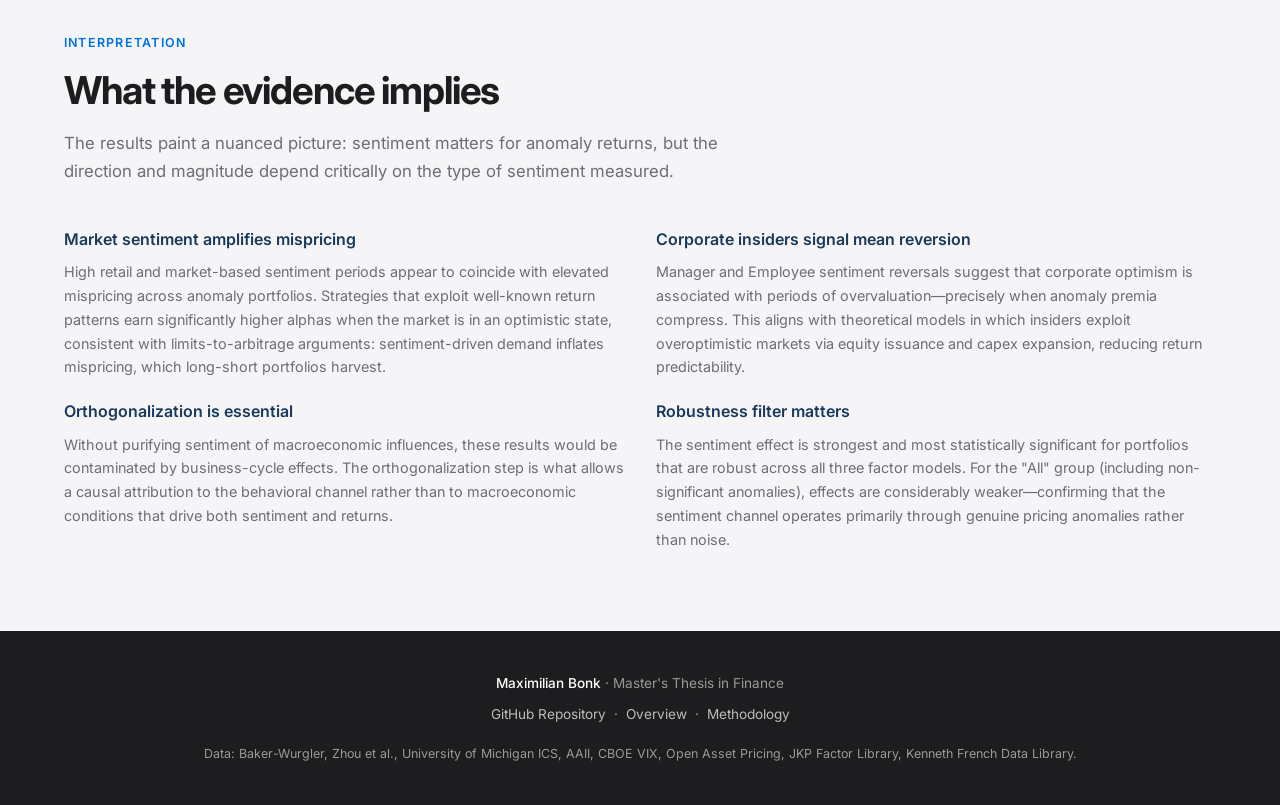
<file: results.html>
<!DOCTYPE html>
<html lang="en">
<head>
  <meta charset="UTF-8">
  <meta name="viewport" content="width=device-width, initial-scale=1.0">
  <title>Results · Asset Pricing &amp; Investor Sentiment</title>
  <meta name="description" content="Empirical results: PCA, correlation analysis, alpha survival, and sentiment-conditional factor returns.">
  <link rel="preconnect" href="https://fonts.googleapis.com">
  <link rel="preconnect" href="https://fonts.gstatic.com" crossorigin>
  <link href="https://fonts.googleapis.com/css2?family=Inter:wght@400;450;500;600;700&display=swap" rel="stylesheet">
  <link rel="stylesheet" href="assets/style.css">
  <style>body { font-family: "Inter", -apple-system, BlinkMacSystemFont, sans-serif; }</style>
</head>
<body>

<!-- ── Navigation ─────────────────────────────────────────────────────────── -->
<nav>
  <span class="nav-brand">Asset Pricing &amp; Sentiment</span>
  <ul class="nav-links">
    <li><a href="index.html">Overview</a></li>
    <li><a href="methodology.html">Methodology</a></li>
    <li><a href="results.html" class="active">Results</a></li>
    <li><a href="https://github.com/mbonk3/asset-pricing-sentiment-factor-analysis" target="_blank">GitHub ↗</a></li>
  </ul>
</nav>

<!-- ── Page Hero ──────────────────────────────────────────────────────────── -->
<section class="hero" style="padding: 5rem 5% 4rem;">
  <p class="hero-eyebrow">Empirical Findings</p>
  <h1 style="font-size: clamp(2rem, 4vw, 3rem);">Results</h1>
  <p class="hero-sub">
    From sentiment structure to anomaly returns: a systematic analysis across
    1,147 portfolios, 7 indicators, and 4 decades of data.
  </p>
  <div class="hero-meta">
    <span>Part I — Sentiment Analysis</span>
    <span>Part II — Alpha Survival</span>
    <span>Part III — Sentiment-Conditional Returns</span>
  </div>
</section>

<!-- ── Section nav ────────────────────────────────────────────────────────── -->
<section class="section" style="padding-bottom:0">
  <div class="result-nav">
    <a href="#part1">I. Sentiment Analysis</a>
    <a href="#part2">II. Alpha Survival</a>
    <a href="#part3">III. Sentiment-Conditional Returns</a>
  </div>
  <div class="divider"></div>
</section>

<!-- ══════════════════════════════════════════════════════════════════════════ -->
<!-- PART I: SENTIMENT ANALYSIS                                                 -->
<!-- ══════════════════════════════════════════════════════════════════════════ -->
<section class="section" id="part1">
  <p class="section-eyebrow">Part I</p>
  <h2 class="section-title">Sentiment Analysis</h2>
  <p class="section-lead">
    Before assessing sentiment's impact on returns, we characterize the structure of the
    seven orthogonalized indicators: how correlated are they, how many independent dimensions
    do they span, and how do they co-move over time?
  </p>

  <!-- ── 1.1 Pairwise Correlations ── -->
  <h3 style="font-size:1.15rem; font-weight:600; margin-bottom:.5rem; color:var(--navy)">
    1.1 Pairwise Correlations of Orthogonalized Sentiment
  </h3>
  <p style="font-size:.92rem; color:var(--mid); margin-bottom:.5rem; line-height:1.65">
    After removing the macroeconomic component from each indicator, the correlation matrix reveals
    the extent to which the remaining sentiment variation is shared or independent.
    BW and Investor share the strongest link (r&nbsp;=&nbsp;0.73); most other pairs are near zero.
  </p>

  <div class="fig-block">
    <img src="results/figures/correlation_heatmap.png"
         alt="Pairwise correlation heatmap of orthogonalized sentiment indicators">
    <div class="fig-caption">
      <strong>Figure 1.1</strong> Pairwise Pearson correlations of orthogonalized sentiment indicators
      (full overlap sample). Colour intensity indicates magnitude; red = positive, blue = negative.
      BW–Investor is the dominant pair (r&nbsp;=&nbsp;0.73); VIX is negatively related to Investor (r&nbsp;=&nbsp;−0.29).
    </div>
  </div>

  <!-- FDR results -->
  <h3 style="font-size:1.15rem; font-weight:600; margin:2rem 0 .5rem; color:var(--navy)">
    1.2 Significance After FDR Correction (Modern Sample, 1990–2023)
  </h3>
  <p style="font-size:.92rem; color:var(--mid); margin-bottom:.5rem; line-height:1.65">
    Benjamini-Hochberg correction across all 10 pairwise tests in the modern sample.
    Six of ten pairs remain significant at 5% FDR, confirming that several indicators capture
    distinct sentiment dimensions.
  </p>

  <div class="fig-block">
    <img src="results/figures/fdr_correlations.png"
         alt="FDR-corrected pairwise correlations (modern sample)">
    <div class="fig-caption">
      <strong>Figure 1.2</strong> Pairwise correlations with FDR adjustment (Benjamini-Hochberg, 5%).
      Green = significantly positive; red = significantly negative; grey = not significant.
      Modern sample includes BW, Investor, ICS, VIX, and AAII (1990–2023).
    </div>
  </div>

  <div class="finding">
    <strong>Key Takeaway</strong>
    <p>BW and Investor sentiment co-move strongly even after macro purification, suggesting they
    capture the same underlying behavioral factor. VIX acts as a fear measure and moves inversely
    to investor optimism. All other pairs are statistically independent, validating the use of
    multiple proxies to capture different behavioral dimensions.</p>
  </div>

  <!-- ── 1.3 PCA ── -->
  <h3 style="font-size:1.15rem; font-weight:600; margin:2.5rem 0 .5rem; color:var(--navy)">
    1.3 Principal Component Analysis — Dimensionality of Sentiment
  </h3>
  <p style="font-size:.92rem; color:var(--mid); margin-bottom:.5rem; line-height:1.65">
    PCA reveals how many independent sentiment dimensions exist across different sample periods.
    In the long sample (1978–2023, three indicators), a single component explains over half the
    variation. In the modern sample (five indicators), the structure is richer.
  </p>

  <div class="fig-block">
    <img src="results/figures/pca_scree.png"
         alt="PCA scree plots for long and modern samples">
    <div class="fig-caption">
      <strong>Figure 1.3</strong> Scree plots for the Long Sample (BW, Investor, ICS; 1978–2023) and
      Modern Sample (adds VIX &amp; AAII; 1990–2023). Bars show individual explained variance;
      line shows cumulative variance. Long sample: PC1 alone captures 56.2%.
    </div>
  </div>

  <div class="fig-block">
    <img src="results/figures/pca_loadings.png"
         alt="PCA factor loadings – Long Sample">
    <div class="fig-caption">
      <strong>Figure 1.4</strong> Factor loadings on the first three principal components for the
      Long Sample (1978–2023). BW and Investor load similarly and positively on PC1 (0.71, 0.69),
      confirming a shared market-sentiment factor. ICS dominates PC2 (0.98).
    </div>
  </div>

  <div class="finding">
    <strong>Key Takeaway</strong>
    <p>The long-sample PCA shows that BW and Investor sentiment share a dominant common factor (PC1,
    56.2% of variance), while ICS represents a distinct consumption-confidence dimension (PC2, 33.2%).
    In the modern sample the variance is more evenly spread across components, reflecting the greater
    diversity of the full indicator set.</p>
  </div>

  <!-- ── 1.4 BSI Time Series ── -->
  <h3 style="font-size:1.15rem; font-weight:600; margin:2.5rem 0 .5rem; color:var(--navy)">
    1.4 Behavioral Sentiment Index (BSI) over Time
  </h3>
  <p style="font-size:.92rem; color:var(--mid); margin-bottom:.5rem; line-height:1.65">
    The BSI aggregates the available orthogonalized indicators into a single composite series.
    It captures the major sentiment episodes of the past four decades, including the dot-com
    euphoria, the post-GFC pessimism, and the 2020 recovery.
  </p>

  <div class="fig-block">
    <img src="results/figures/bsi_timeseries.png"
         alt="Behavioral Sentiment Index time series 1987–2023">
    <div class="fig-caption">
      <strong>Figure 1.5</strong> Standardized sentiment indicators and the Behavioral Sentiment Index
      (BSI, black line) from 1987 to 2023. Shaded areas mark NBER recessions. Individual indicators
      are shown at reduced opacity; the BSI is their PC-weighted composite. Positive values indicate
      above-average investor optimism.
    </div>
  </div>
</section>

<!-- ══════════════════════════════════════════════════════════════════════════ -->
<!-- PART II: ALPHA SURVIVAL                                                    -->
<!-- ══════════════════════════════════════════════════════════════════════════ -->
<section class="section section-alt" id="part2">
  <p class="section-eyebrow">Part II</p>
  <h2 class="section-title">Anomaly Alpha Survival</h2>
  <p class="section-lead">
    Before testing the sentiment channel, we establish which anomalies generate statistically
    significant alpha and which survive the strongest model corrections. Alpha survival is a
    necessary condition: only anomalies that genuinely cannot be explained by known risk factors
    are candidates for a behavioral sentiment explanation.
  </p>

  <div class="fig-block">
    <img src="results/figures/alpha_survival.png"
         alt="Alpha survival bar chart across CAPM, FF3, FF5">
    <div class="fig-caption">
      <strong>Figure 2.1</strong> Share of the 1,147 anomaly portfolios (OAP + JKP) with statistically
      significant alpha (p&lt;0.05, light blue) and robust alpha (significant across all three models,
      dark blue) under each asset pricing model. FF5 imposes the strictest filter.
    </div>
  </div>

  <div class="grid-3" style="margin-top:1.5rem">
    <div class="card">
      <h3>CAPM</h3>
      <p>813 of 1,147 portfolios (71%) generate significant alpha. 294 (26%) survive as robust.
      Relatively permissive—the single market factor leaves most anomaly premia intact.</p>
    </div>
    <div class="card">
      <h3>Fama-French 3-Factor</h3>
      <p>857 of 1,147 portfolios (75%) significant—adding size and value factors actually
      <em>reveals</em> more anomalies by controlling for well-known risk exposures.
      247 robust (22%).</p>
    </div>
    <div class="card">
      <h3>Fama-French 5-Factor</h3>
      <p>667 of 1,147 portfolios (58%) significant after adding profitability (RMW) and
      investment (CMA). 203 robust (18%)—the strictest filter across the three models.</p>
    </div>
  </div>

  <div class="finding" style="margin-top:2rem">
    <strong>Key Takeaway</strong>
    <p>A substantial share of equity anomalies persist even under the most comprehensive
    risk adjustment available. The 18% that survive all three models simultaneously
    represent the anomalies most likely driven by behavioral or structural factors
    beyond standard risk premia—making them the prime candidates for a sentiment explanation.</p>
  </div>
</section>

<!-- ══════════════════════════════════════════════════════════════════════════ -->
<!-- PART III: SENTIMENT-CONDITIONAL RETURNS                                    -->
<!-- ══════════════════════════════════════════════════════════════════════════ -->
<section class="section" id="part3">
  <p class="section-eyebrow">Part III</p>
  <h2 class="section-title">Sentiment-Conditional Anomaly Returns</h2>
  <p class="section-lead">
    The central test: do robust anomalies earn higher benchmark-adjusted returns in high-sentiment
    periods than in low-sentiment periods? Results are shown for OAP portfolios using the
    strictest filter (robust across all three models) under the CAPM alpha as the benchmark-adjusted return.
  </p>

  <div class="fig-block">
    <img src="results/figures/sentiment_conditional.png"
         alt="Sentiment-conditional returns: high vs low sentiment regimes">
    <div class="fig-caption">
      <strong>Figure 3.1</strong> Left: High-minus-Low sentiment alpha spread (monthly %) for each
      indicator, OAP robust anomalies, CAPM alpha. Right: Mean alpha in high (blue) vs. low (red)
      sentiment terciles. Green bars indicate positive spread (higher returns in high sentiment);
      red bars indicate the opposite.
    </div>
  </div>

  <div class="finding">
    <strong>Market-Based Sentiment Drives Positive Spreads</strong>
    <p>The Behavioral Sentiment Index (BSI) generates the largest High-minus-Low spread
    at <strong>+0.98% per month</strong> under CAPM (t-stat on High = 2.93).
    Baker-Wurgler follows at <strong>+0.86% per month</strong> (t-stat = 3.86)—the most
    statistically significant single indicator. Investor sentiment yields +0.74% per month.</p>
  </div>

  <div class="finding">
    <strong>Corporate Sentiment Shows the Opposite Pattern</strong>
    <p>Manager sentiment (Zhou et al.) yields a negative spread of <strong>−0.17% per month</strong>
    and Employee sentiment <strong>−0.34% per month</strong>. When corporate insiders are optimistic,
    anomaly returns moderate—potentially because insider optimism correlates with overvaluation
    and subsequent mean-reversion, reducing the spread available to long-short strategies.</p>
  </div>

  <div class="finding">
    <strong>VIX: Fear Index Reverses the Direction</strong>
    <p>VIX is an inverse sentiment proxy (high VIX = high fear). Its spread is <strong>−0.22% per month</strong>,
    consistent with the market-based results: periods classified as "high sentiment" by VIX
    correspond to low-fear (low VIX) environments, which are associated with higher
    anomaly returns—mirroring the BW and Investor findings.</p>
  </div>

  <!-- Summary Table -->
  <h3 style="font-size:1.1rem; font-weight:600; margin:2.5rem 0 .8rem; color:var(--navy)">
    Summary Table — OAP Robust Anomalies (CAPM Alpha)
  </h3>

  <div style="overflow-x:auto">
    <table class="data-table">
      <thead>
        <tr>
          <th>Sentiment Indicator</th>
          <th>Mean Alpha — High Sentiment (%/mo)</th>
          <th>Mean Alpha — Low Sentiment (%/mo)</th>
          <th>High − Low Spread (%/mo)</th>
          <th>t-stat (High)</th>
          <th>Direction</th>
        </tr>
      </thead>
      <tbody>
        <tr>
          <td>BSI (Composite)</td>
          <td class="pos">+0.539</td>
          <td class="neg">−0.441</td>
          <td class="pos">+0.980</td>
          <td>2.93</td>
          <td>Positive ↑</td>
        </tr>
        <tr>
          <td>Baker-Wurgler</td>
          <td class="pos">+0.519</td>
          <td class="neg">−0.345</td>
          <td class="pos">+0.864</td>
          <td>3.86</td>
          <td>Positive ↑</td>
        </tr>
        <tr>
          <td>Investor (Zhou)</td>
          <td class="pos">+0.457</td>
          <td class="neg">−0.283</td>
          <td class="pos">+0.739</td>
          <td>2.92</td>
          <td>Positive ↑</td>
        </tr>
        <tr>
          <td>ICS (Michigan)</td>
          <td class="pos">+0.345</td>
          <td class="neg">−0.079</td>
          <td class="pos">+0.424</td>
          <td>2.23</td>
          <td>Positive ↑</td>
        </tr>
        <tr>
          <td>AAII Bull-Bear</td>
          <td>+0.034</td>
          <td>+0.061</td>
          <td>−0.027</td>
          <td>0.20</td>
          <td>Neutral ↔</td>
        </tr>
        <tr>
          <td>VIX (inverse)</td>
          <td class="neg">−0.085</td>
          <td class="pos">+0.132</td>
          <td class="neg">−0.216</td>
          <td>−0.65</td>
          <td>Negative ↓</td>
        </tr>
        <tr>
          <td>Manager (Zhou)</td>
          <td class="neg">−0.554</td>
          <td class="neg">−0.385</td>
          <td class="neg">−0.169</td>
          <td>−1.91</td>
          <td>Negative ↓</td>
        </tr>
        <tr>
          <td>Employee (Zhou)</td>
          <td class="neg">−0.634</td>
          <td class="neg">−0.291</td>
          <td class="neg">−0.342</td>
          <td>−2.15</td>
          <td>Negative ↓</td>
        </tr>
      </tbody>
    </table>
  </div>

  <p style="font-size:.82rem; color:var(--mid); margin-top:.7rem">
    OAP portfolios robust across CAPM, FF3, and FF5. Tercile split on orthogonalized
    sentiment. t-statistics are Newey-West (3 lags). Monthly data.
  </p>
</section>

<!-- ── Interpretation ─────────────────────────────────────────────────────── -->
<section class="section section-alt">
  <p class="section-eyebrow">Interpretation</p>
  <h2 class="section-title">What the evidence implies</h2>
  <p class="section-lead">
    The results paint a nuanced picture: sentiment matters for anomaly returns, but the direction
    and magnitude depend critically on the type of sentiment measured.
  </p>

  <div class="grid-2">
    <div>
      <h3 style="font-size:1rem; font-weight:600; margin-bottom:.5rem; color:var(--navy)">
        Market sentiment amplifies mispricing
      </h3>
      <p style="font-size:.9rem; color:var(--mid); line-height:1.65; margin-bottom:1.2rem">
        High retail and market-based sentiment periods appear to coincide with elevated
        mispricing across anomaly portfolios. Strategies that exploit well-known return patterns
        earn significantly higher alphas when the market is in an optimistic state, consistent
        with limits-to-arbitrage arguments: sentiment-driven demand inflates mispricing,
        which long-short portfolios harvest.
      </p>

      <h3 style="font-size:1rem; font-weight:600; margin-bottom:.5rem; color:var(--navy)">
        Orthogonalization is essential
      </h3>
      <p style="font-size:.9rem; color:var(--mid); line-height:1.65">
        Without purifying sentiment of macroeconomic influences, these results would be
        contaminated by business-cycle effects. The orthogonalization step is what allows
        a causal attribution to the behavioral channel rather than to macroeconomic
        conditions that drive both sentiment and returns.
      </p>
    </div>
    <div>
      <h3 style="font-size:1rem; font-weight:600; margin-bottom:.5rem; color:var(--navy)">
        Corporate insiders signal mean reversion
      </h3>
      <p style="font-size:.9rem; color:var(--mid); line-height:1.65; margin-bottom:1.2rem">
        Manager and Employee sentiment reversals suggest that corporate optimism is associated
        with periods of overvaluation—precisely when anomaly premia compress. This aligns with
        theoretical models in which insiders exploit overoptimistic markets via equity issuance
        and capex expansion, reducing return predictability.
      </p>

      <h3 style="font-size:1rem; font-weight:600; margin-bottom:.5rem; color:var(--navy)">
        Robustness filter matters
      </h3>
      <p style="font-size:.9rem; color:var(--mid); line-height:1.65">
        The sentiment effect is strongest and most statistically significant for portfolios
        that are robust across all three factor models. For the "All" group (including non-significant
        anomalies), effects are considerably weaker—confirming that the sentiment channel operates
        primarily through genuine pricing anomalies rather than noise.
      </p>
    </div>
  </div>
</section>

<!-- ── Footer ──────────────────────────────────────────────────────────────── -->
<footer>
  <p><span class="footer-name">Maximilian Bonk</span> · Master's Thesis in Finance</p>
  <p style="margin-top:.4rem">
    <a href="https://github.com/mbonk3/asset-pricing-sentiment-factor-analysis" target="_blank">GitHub Repository</a>
    &nbsp;·&nbsp;
    <a href="index.html">Overview</a>
    &nbsp;·&nbsp;
    <a href="methodology.html">Methodology</a>
  </p>
  <p style="margin-top:1rem;font-size:.78rem">
    Data: Baker-Wurgler, Zhou et al., University of Michigan ICS, AAII, CBOE VIX,
    Open Asset Pricing, JKP Factor Library, Kenneth French Data Library.
  </p>
</footer>

</body>
</html>
</file>
<file: assets/style.css>
/* ── reset & base ──────────────────────────────────────────────────────────── */
*, *::before, *::after { box-sizing: border-box; margin: 0; padding: 0; }

:root {
  --navy:   #1A3A5C;
  --blue:   #0071E3;
  --dark:   #1D1D1F;
  --mid:    #6E6E73;
  --light:  #F5F5F7;
  --white:  #FFFFFF;
  --green:  #27AE60;
  --red:    #C0392B;
  --border: #D2D2D7;
  --radius: 14px;
  --shadow: 0 4px 24px rgba(0,0,0,.08);
  --transition: 0.25s ease;
}

html { scroll-behavior: smooth; font-size: 16px; }

body {
  font-family: -apple-system, BlinkMacSystemFont, "SF Pro Text", "Inter", "Helvetica Neue", sans-serif;
  color: var(--dark);
  background: var(--white);
  line-height: 1.65;
  -webkit-font-smoothing: antialiased;
}

img { max-width: 100%; height: auto; display: block; }
a   { color: var(--blue); text-decoration: none; }
a:hover { text-decoration: underline; }

/* ── nav ───────────────────────────────────────────────────────────────────── */
nav {
  position: sticky; top: 0; z-index: 100;
  backdrop-filter: saturate(180%) blur(20px);
  background: rgba(255,255,255,.82);
  border-bottom: 1px solid var(--border);
  padding: 0 5%;
  display: flex; align-items: center; justify-content: space-between;
  height: 52px;
}
.nav-brand {
  font-size: .95rem; font-weight: 600; color: var(--navy);
  letter-spacing: -.01em; white-space: nowrap;
}
.nav-links { display: flex; gap: 2rem; list-style: none; }
.nav-links a {
  font-size: .9rem; color: var(--dark); font-weight: 450;
  transition: color var(--transition);
}
.nav-links a:hover, .nav-links a.active { color: var(--blue); text-decoration: none; }
.nav-links a.active { font-weight: 600; }

/* ── hero ──────────────────────────────────────────────────────────────────── */
.hero {
  background: linear-gradient(135deg, var(--navy) 0%, #0F2645 55%, #0A1F3A 100%);
  color: var(--white);
  padding: 7rem 5% 5rem;
  text-align: center;
}
.hero-eyebrow {
  font-size: .85rem; font-weight: 600; letter-spacing: .12em;
  text-transform: uppercase; color: rgba(255,255,255,.6);
  margin-bottom: 1.2rem;
}
.hero h1 {
  font-size: clamp(2.2rem, 5vw, 3.6rem);
  font-weight: 700; letter-spacing: -.03em; line-height: 1.12;
  max-width: 820px; margin: 0 auto 1.4rem;
}
.hero h1 em { font-style: normal; color: #6DB8FF; }
.hero-sub {
  font-size: 1.15rem; color: rgba(255,255,255,.72);
  max-width: 620px; margin: 0 auto 2.8rem; line-height: 1.7;
}
.hero-meta {
  display: flex; gap: 2rem; justify-content: center; flex-wrap: wrap;
  font-size: .85rem; color: rgba(255,255,255,.55);
}
.hero-meta span::before { content: "·"; margin-right: .5rem; }
.hero-meta span:first-child::before { content: ""; margin: 0; }

.btn-group { display: flex; gap: 1rem; justify-content: center; flex-wrap: wrap; margin-bottom: 2.5rem; }
.btn {
  display: inline-flex; align-items: center; gap: .45rem;
  padding: .7rem 1.6rem; border-radius: 980px;
  font-size: .95rem; font-weight: 500; transition: all var(--transition);
  cursor: pointer; border: none;
}
.btn-primary { background: var(--blue); color: var(--white); }
.btn-primary:hover { background: #005BBF; text-decoration: none; }
.btn-outline {
  background: transparent; color: var(--white);
  border: 1.5px solid rgba(255,255,255,.45);
}
.btn-outline:hover { background: rgba(255,255,255,.1); text-decoration: none; }

/* ── stat cards ────────────────────────────────────────────────────────────── */
.stats-strip {
  background: var(--white);
  display: grid; grid-template-columns: repeat(auto-fit, minmax(180px, 1fr));
  gap: 0; border-bottom: 1px solid var(--border);
}
.stat-card {
  padding: 2.2rem 1.5rem;
  text-align: center;
  border-right: 1px solid var(--border);
}
.stat-card:last-child { border-right: none; }
.stat-num {
  font-size: 2.4rem; font-weight: 700; letter-spacing: -.04em;
  color: var(--navy); line-height: 1;
}
.stat-label { font-size: .82rem; color: var(--mid); margin-top: .4rem; line-height: 1.4; }

/* ── sections ──────────────────────────────────────────────────────────────── */
.section { padding: 5rem 5%; }
.section-alt { background: var(--light); }
.section-dark { background: var(--navy); color: var(--white); }

.section-eyebrow {
  font-size: .78rem; font-weight: 600; letter-spacing: .1em;
  text-transform: uppercase; color: var(--blue); margin-bottom: .8rem;
}
.section-dark .section-eyebrow { color: #6DB8FF; }
.section-title {
  font-size: clamp(1.7rem, 3.5vw, 2.4rem); font-weight: 700;
  letter-spacing: -.03em; line-height: 1.2; margin-bottom: 1rem;
  max-width: 700px;
}
.section-lead {
  font-size: 1.05rem; color: var(--mid); max-width: 680px;
  line-height: 1.7; margin-bottom: 2.5rem;
}
.section-dark .section-lead { color: rgba(255,255,255,.65); }

/* ── grid layouts ──────────────────────────────────────────────────────────── */
.grid-2 { display: grid; grid-template-columns: 1fr 1fr; gap: 2rem; }
.grid-3 { display: grid; grid-template-columns: repeat(3, 1fr); gap: 1.5rem; }

@media (max-width: 800px) {
  .grid-2, .grid-3 { grid-template-columns: 1fr; }
}

/* ── cards ─────────────────────────────────────────────────────────────────── */
.card {
  background: var(--white); border-radius: var(--radius);
  padding: 1.8rem; box-shadow: var(--shadow);
  border: 1px solid var(--border);
  transition: box-shadow var(--transition), transform var(--transition);
}
.card:hover { box-shadow: 0 8px 36px rgba(0,0,0,.12); transform: translateY(-2px); }
.card-icon {
  width: 44px; height: 44px; border-radius: 10px;
  background: linear-gradient(135deg, var(--blue), var(--navy));
  display: flex; align-items: center; justify-content: center;
  margin-bottom: 1rem; font-size: 1.2rem;
}
.card h3 {
  font-size: 1rem; font-weight: 600; margin-bottom: .5rem; letter-spacing: -.01em;
}
.card p { font-size: .9rem; color: var(--mid); line-height: 1.6; }

/* ── figure block ──────────────────────────────────────────────────────────── */
.fig-block {
  margin: 2.5rem 0;
  background: var(--white);
  border-radius: var(--radius);
  box-shadow: var(--shadow);
  border: 1px solid var(--border);
  overflow: hidden;
}
.fig-block img { width: 100%; }
.fig-caption {
  padding: 1rem 1.4rem; background: var(--light);
  font-size: .85rem; color: var(--mid); line-height: 1.55;
  border-top: 1px solid var(--border);
}
.fig-caption strong { color: var(--dark); }

/* ── finding callout ───────────────────────────────────────────────────────── */
.finding {
  background: linear-gradient(135deg, #EBF4FF, #F5F9FF);
  border-left: 4px solid var(--blue);
  border-radius: 0 var(--radius) var(--radius) 0;
  padding: 1.2rem 1.5rem; margin: 1.8rem 0;
}
.finding strong { color: var(--navy); display: block; margin-bottom: .3rem; font-size: .95rem; }
.finding p { font-size: .92rem; color: var(--dark); margin: 0; }

/* ── step list (methodology) ───────────────────────────────────────────────── */
.steps { list-style: none; display: flex; flex-direction: column; gap: 1.2rem; }
.step {
  display: flex; gap: 1.2rem; align-items: flex-start;
  padding: 1.4rem; background: var(--white);
  border-radius: var(--radius); box-shadow: var(--shadow);
  border: 1px solid var(--border);
}
.step-num {
  flex-shrink: 0; width: 36px; height: 36px; border-radius: 50%;
  background: var(--navy); color: var(--white);
  display: flex; align-items: center; justify-content: center;
  font-weight: 700; font-size: .9rem;
}
.step-body h4 { font-size: 1rem; font-weight: 600; margin-bottom: .3rem; }
.step-body p  { font-size: .88rem; color: var(--mid); line-height: 1.55; }

/* ── equation box ──────────────────────────────────────────────────────────── */
.eq-box {
  background: var(--light); border: 1px solid var(--border);
  border-radius: 10px; padding: 1.1rem 1.5rem;
  font-family: "SF Mono", "Fira Code", monospace;
  font-size: .88rem; color: var(--dark); margin: 1rem 0;
  overflow-x: auto; line-height: 1.7;
}

/* ── pill badge ────────────────────────────────────────────────────────────── */
.badge {
  display: inline-block; padding: .2rem .75rem;
  border-radius: 980px; font-size: .78rem; font-weight: 500;
  background: #EBF4FF; color: var(--blue);
}

/* ── footer ────────────────────────────────────────────────────────────────── */
footer {
  background: var(--dark); color: rgba(255,255,255,.55);
  text-align: center; padding: 2.5rem 5%;
  font-size: .85rem; line-height: 1.8;
}
footer a { color: rgba(255,255,255,.7); }
footer a:hover { color: var(--white); }
.footer-name { color: var(--white); font-weight: 500; }

/* ── table ─────────────────────────────────────────────────────────────────── */
.data-table {
  width: 100%; border-collapse: collapse; font-size: .9rem; margin-top: 1.5rem;
}
.data-table th {
  background: var(--navy); color: var(--white);
  padding: .7rem 1rem; text-align: left; font-weight: 500; font-size: .85rem;
}
.data-table td {
  padding: .65rem 1rem; border-bottom: 1px solid var(--border);
  color: var(--dark);
}
.data-table tr:hover td { background: #F0F6FF; }
.pos { color: var(--green); font-weight: 600; }
.neg { color: var(--red);   font-weight: 600; }

/* ── divider ───────────────────────────────────────────────────────────────── */
.divider { height: 1px; background: var(--border); margin: 2rem 0; }

/* ── results page intro bands ──────────────────────────────────────────────── */
.result-nav {
  display: flex; gap: .75rem; flex-wrap: wrap; margin-bottom: 2.5rem;
}
.result-nav a {
  padding: .45rem 1.1rem; border-radius: 980px;
  border: 1.5px solid var(--border); font-size: .88rem;
  color: var(--dark); transition: all var(--transition);
}
.result-nav a:hover, .result-nav a.active {
  background: var(--navy); border-color: var(--navy);
  color: var(--white); text-decoration: none;
}

/* ── methodology page detail boxes ────────────────────────────────────────── */
.indicator-grid {
  display: grid; grid-template-columns: repeat(auto-fill, minmax(220px, 1fr));
  gap: 1rem; margin-top: 1.5rem;
}
.indicator-card {
  background: var(--white); border-radius: 10px;
  border: 1px solid var(--border); padding: 1.1rem 1.2rem;
  box-shadow: 0 2px 10px rgba(0,0,0,.05);
}
.indicator-card .ind-label {
  font-size: .78rem; font-weight: 600; letter-spacing: .06em;
  text-transform: uppercase; color: var(--blue); margin-bottom: .35rem;
}
.indicator-card p { font-size: .87rem; color: var(--mid); line-height: 1.5; }
</file>
